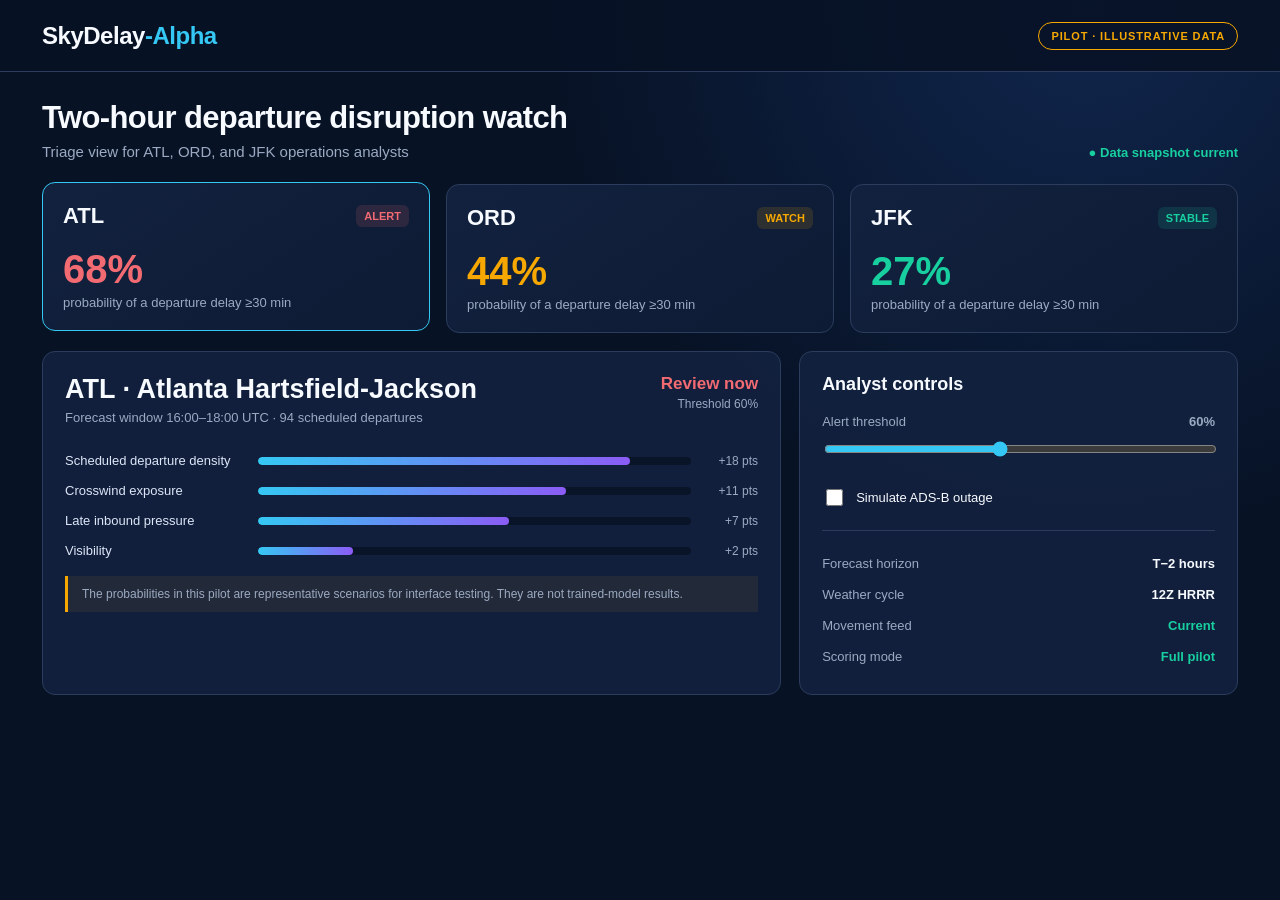
<file: demo/index.html>
<!doctype html>
<html lang="en">
  <head>
    <meta charset="utf-8" />
    <meta name="viewport" content="width=device-width, initial-scale=1" />
    <title>SkyDelay-Alpha Pilot</title>
    <style>
      :root {
        --navy: #071225;
        --panel: #12213e;
        --panel-2: #182947;
        --line: #2c3c5d;
        --white: #f7faff;
        --muted: #9baac2;
        --cyan: #35c8f4;
        --green: #18cfa0;
        --violet: #8b5cf6;
        --amber: #f6a800;
        --red: #f36b72;
      }
      * { box-sizing: border-box; }
      body {
        margin: 0;
        background: radial-gradient(circle at 85% 0%, #10264d 0%, var(--navy) 38%);
        color: var(--white);
        font-family: Arial, Helvetica, sans-serif;
        min-height: 100vh;
      }
      header {
        height: 72px;
        padding: 0 42px;
        display: flex;
        align-items: center;
        justify-content: space-between;
        border-bottom: 1px solid var(--line);
        background: rgba(7, 18, 37, 0.88);
      }
      .brand { font-size: 24px; font-weight: 750; letter-spacing: -0.02em; }
      .brand span { color: var(--cyan); }
      .pilot-label {
        color: var(--amber);
        border: 1px solid var(--amber);
        border-radius: 999px;
        padding: 7px 12px;
        font-size: 11px;
        font-weight: 750;
        letter-spacing: 0.08em;
      }
      main { max-width: 1400px; margin: 0 auto; padding: 28px 42px 38px; }
      .intro { display: flex; align-items: end; justify-content: space-between; margin-bottom: 24px; }
      h1 { margin: 0 0 7px; font-size: 31px; letter-spacing: -0.02em; }
      .subtitle { margin: 0; color: var(--muted); font-size: 15px; }
      .freshness { color: var(--green); font-size: 13px; font-weight: 700; }
      .airport-grid { display: grid; grid-template-columns: repeat(3, 1fr); gap: 16px; }
      .airport-card {
        border: 1px solid var(--line);
        background: linear-gradient(145deg, var(--panel), #0d1b34);
        border-radius: 13px;
        padding: 20px;
        cursor: pointer;
        transition: transform 120ms ease, border-color 120ms ease;
      }
      .airport-card:hover, .airport-card.active { transform: translateY(-2px); border-color: var(--cyan); }
      .airport-top { display: flex; justify-content: space-between; align-items: center; }
      .code { font-size: 22px; font-weight: 760; }
      .risk { font-size: 40px; font-weight: 780; margin: 18px 0 3px; }
      .risk-label { color: var(--muted); font-size: 13px; }
      .badge { padding: 5px 8px; border-radius: 6px; font-size: 11px; font-weight: 760; }
      .high { color: var(--red); background: rgba(243, 107, 114, 0.13); }
      .medium { color: var(--amber); background: rgba(246, 168, 0, 0.13); }
      .low { color: var(--green); background: rgba(24, 207, 160, 0.13); }
      .body-grid { display: grid; grid-template-columns: 1.6fr 0.95fr; gap: 18px; margin-top: 18px; }
      .panel { border: 1px solid var(--line); background: rgba(18, 33, 62, 0.92); border-radius: 13px; padding: 22px; }
      .panel h2 { margin: 0 0 18px; font-size: 18px; }
      .selected-head { display: flex; justify-content: space-between; align-items: start; }
      .selected-name { font-size: 27px; font-weight: 760; }
      .selected-meta { color: var(--muted); margin-top: 5px; font-size: 13px; }
      .decision { text-align: right; }
      .decision strong { display: block; color: var(--red); font-size: 17px; }
      .decision span { color: var(--muted); font-size: 12px; }
      .drivers { margin-top: 28px; }
      .driver { display: grid; grid-template-columns: 180px 1fr 54px; gap: 13px; align-items: center; margin: 15px 0; }
      .driver-name { font-size: 13px; color: #dce6f7; }
      .track { height: 8px; background: #0a1428; border-radius: 10px; overflow: hidden; }
      .bar { height: 100%; border-radius: 10px; background: linear-gradient(90deg, var(--cyan), var(--violet)); }
      .driver-value { color: var(--muted); font-size: 12px; text-align: right; }
      .control { margin: 19px 0 25px; }
      .control label { display: flex; justify-content: space-between; font-size: 13px; color: var(--muted); margin-bottom: 10px; }
      input[type="range"] { width: 100%; accent-color: var(--cyan); }
      .toggle-row { display: flex; gap: 10px; align-items: center; font-size: 13px; margin: 14px 0; }
      .toggle-row input { accent-color: var(--violet); width: 17px; height: 17px; }
      .status-block { margin-top: 21px; border-top: 1px solid var(--line); padding-top: 17px; }
      .status-line { display: flex; justify-content: space-between; padding: 8px 0; font-size: 13px; }
      .status-line span:first-child { color: var(--muted); }
      .ok { color: var(--green); font-weight: 700; }
      .fallback { color: var(--amber); font-weight: 700; }
      .disclaimer {
        margin-top: 18px;
        border-left: 3px solid var(--amber);
        color: var(--muted);
        background: rgba(246, 168, 0, 0.07);
        padding: 11px 14px;
        font-size: 12px;
      }
      @media (max-width: 900px) {
        .airport-grid, .body-grid { grid-template-columns: 1fr; }
        main { padding: 24px; }
        header { padding: 0 24px; }
      }
    </style>
  </head>
  <body>
    <header>
      <div class="brand">SkyDelay<span>-Alpha</span></div>
      <div class="pilot-label">PILOT · ILLUSTRATIVE DATA</div>
    </header>
    <main>
      <div class="intro">
        <div>
          <h1>Two-hour departure disruption watch</h1>
          <p class="subtitle">Triage view for ATL, ORD, and JFK operations analysts</p>
        </div>
        <div class="freshness" id="freshness">● Data snapshot current</div>
      </div>

      <section class="airport-grid" id="airport-grid"></section>

      <section class="body-grid">
        <article class="panel">
          <div class="selected-head">
            <div>
              <div class="selected-name" id="selected-name"></div>
              <div class="selected-meta" id="selected-meta"></div>
            </div>
            <div class="decision">
              <strong id="decision"></strong>
              <span id="decision-note"></span>
            </div>
          </div>
          <div class="drivers" id="drivers"></div>
          <div class="disclaimer">
            The probabilities in this pilot are representative scenarios for interface testing. They are not trained-model results.
          </div>
        </article>

        <aside class="panel">
          <h2>Analyst controls</h2>
          <div class="control">
            <label><span>Alert threshold</span><strong id="threshold-value">60%</strong></label>
            <input id="threshold" type="range" min="40" max="85" value="60" />
          </div>
          <div class="toggle-row">
            <input id="outage" type="checkbox" />
            <label for="outage">Simulate ADS-B outage</label>
          </div>
          <div class="status-block">
            <div class="status-line"><span>Forecast horizon</span><strong>T−2 hours</strong></div>
            <div class="status-line"><span>Weather cycle</span><strong>12Z HRRR</strong></div>
            <div class="status-line"><span>Movement feed</span><strong id="movement-status" class="ok">Current</strong></div>
            <div class="status-line"><span>Scoring mode</span><strong id="mode-status" class="ok">Full pilot</strong></div>
          </div>
        </aside>
      </section>
    </main>

    <script>
      const scenarios = {
        ATL: {
          name: "Atlanta Hartsfield-Jackson",
          flights: "Forecast window 16:00–18:00 UTC · 94 scheduled departures",
          fullRisk: 68,
          fallbackRisk: 57,
          level: "high",
          drivers: [
            ["Scheduled departure density", 86, "+18 pts"],
            ["Crosswind exposure", 71, "+11 pts"],
            ["Late inbound pressure", 58, "+7 pts"],
            ["Visibility", 22, "+2 pts"],
          ],
        },
        ORD: {
          name: "Chicago O'Hare",
          flights: "Forecast window 16:00–18:00 UTC · 81 scheduled departures",
          fullRisk: 44,
          fallbackRisk: 39,
          level: "medium",
          drivers: [
            ["Scheduled departure density", 61, "+9 pts"],
            ["Ceiling", 48, "+6 pts"],
            ["Crosswind exposure", 37, "+4 pts"],
            ["Late inbound pressure", 29, "+3 pts"],
          ],
        },
        JFK: {
          name: "New York JFK",
          flights: "Forecast window 16:00–18:00 UTC · 47 scheduled departures",
          fullRisk: 27,
          fallbackRisk: 24,
          level: "low",
          drivers: [
            ["Scheduled departure density", 43, "+5 pts"],
            ["Late inbound pressure", 31, "+3 pts"],
            ["Crosswind exposure", 23, "+2 pts"],
            ["Visibility", 11, "+1 pt"],
          ],
        },
      };

      let selected = "ATL";
      const grid = document.getElementById("airport-grid");
      const threshold = document.getElementById("threshold");
      const outage = document.getElementById("outage");

      function riskFor(code) {
        const item = scenarios[code];
        return outage.checked ? item.fallbackRisk : item.fullRisk;
      }

      function levelFor(risk) {
        if (risk >= Number(threshold.value)) return ["ALERT", "high"];
        if (risk >= Number(threshold.value) - 18) return ["WATCH", "medium"];
        return ["STABLE", "low"];
      }

      function render() {
        grid.innerHTML = "";
        Object.entries(scenarios).forEach(([code, item]) => {
          const risk = riskFor(code);
          const [label, level] = levelFor(risk);
          const card = document.createElement("article");
          card.className = `airport-card ${code === selected ? "active" : ""}`;
          card.innerHTML = `
            <div class="airport-top"><span class="code">${code}</span><span class="badge ${level}">${label}</span></div>
            <div class="risk" style="color:${level === "high" ? "var(--red)" : level === "medium" ? "var(--amber)" : "var(--green)"}">${risk}%</div>
            <div class="risk-label">probability of a departure delay ≥30 min</div>`;
          card.onclick = () => { selected = code; render(); };
          grid.appendChild(card);
        });

        const item = scenarios[selected];
        const risk = riskFor(selected);
        const [label, level] = levelFor(risk);
        document.getElementById("selected-name").textContent = `${selected} · ${item.name}`;
        document.getElementById("selected-meta").textContent = item.flights;
        const decision = document.getElementById("decision");
        decision.textContent = label === "ALERT" ? "Review now" : label === "WATCH" ? "Monitor" : "No action";
        decision.style.color = level === "high" ? "var(--red)" : level === "medium" ? "var(--amber)" : "var(--green)";
        document.getElementById("decision-note").textContent = `Threshold ${threshold.value}%`;
        document.getElementById("drivers").innerHTML = item.drivers.map(([name, value, contribution]) => `
          <div class="driver"><div class="driver-name">${name}</div><div class="track"><div class="bar" style="width:${value}%"></div></div><div class="driver-value">${contribution}</div></div>`).join("");
        document.getElementById("threshold-value").textContent = `${threshold.value}%`;
        document.getElementById("movement-status").textContent = outage.checked ? "Unavailable" : "Current";
        document.getElementById("movement-status").className = outage.checked ? "fallback" : "ok";
        document.getElementById("mode-status").textContent = outage.checked ? "Weather fallback" : "Full pilot";
        document.getElementById("mode-status").className = outage.checked ? "fallback" : "ok";
        document.getElementById("freshness").textContent = outage.checked ? "▲ ADS-B unavailable · fallback active" : "● Data snapshot current";
        document.getElementById("freshness").style.color = outage.checked ? "var(--amber)" : "var(--green)";
      }

      threshold.addEventListener("input", render);
      outage.addEventListener("change", render);
      render();
    </script>
  </body>
</html>
</file>
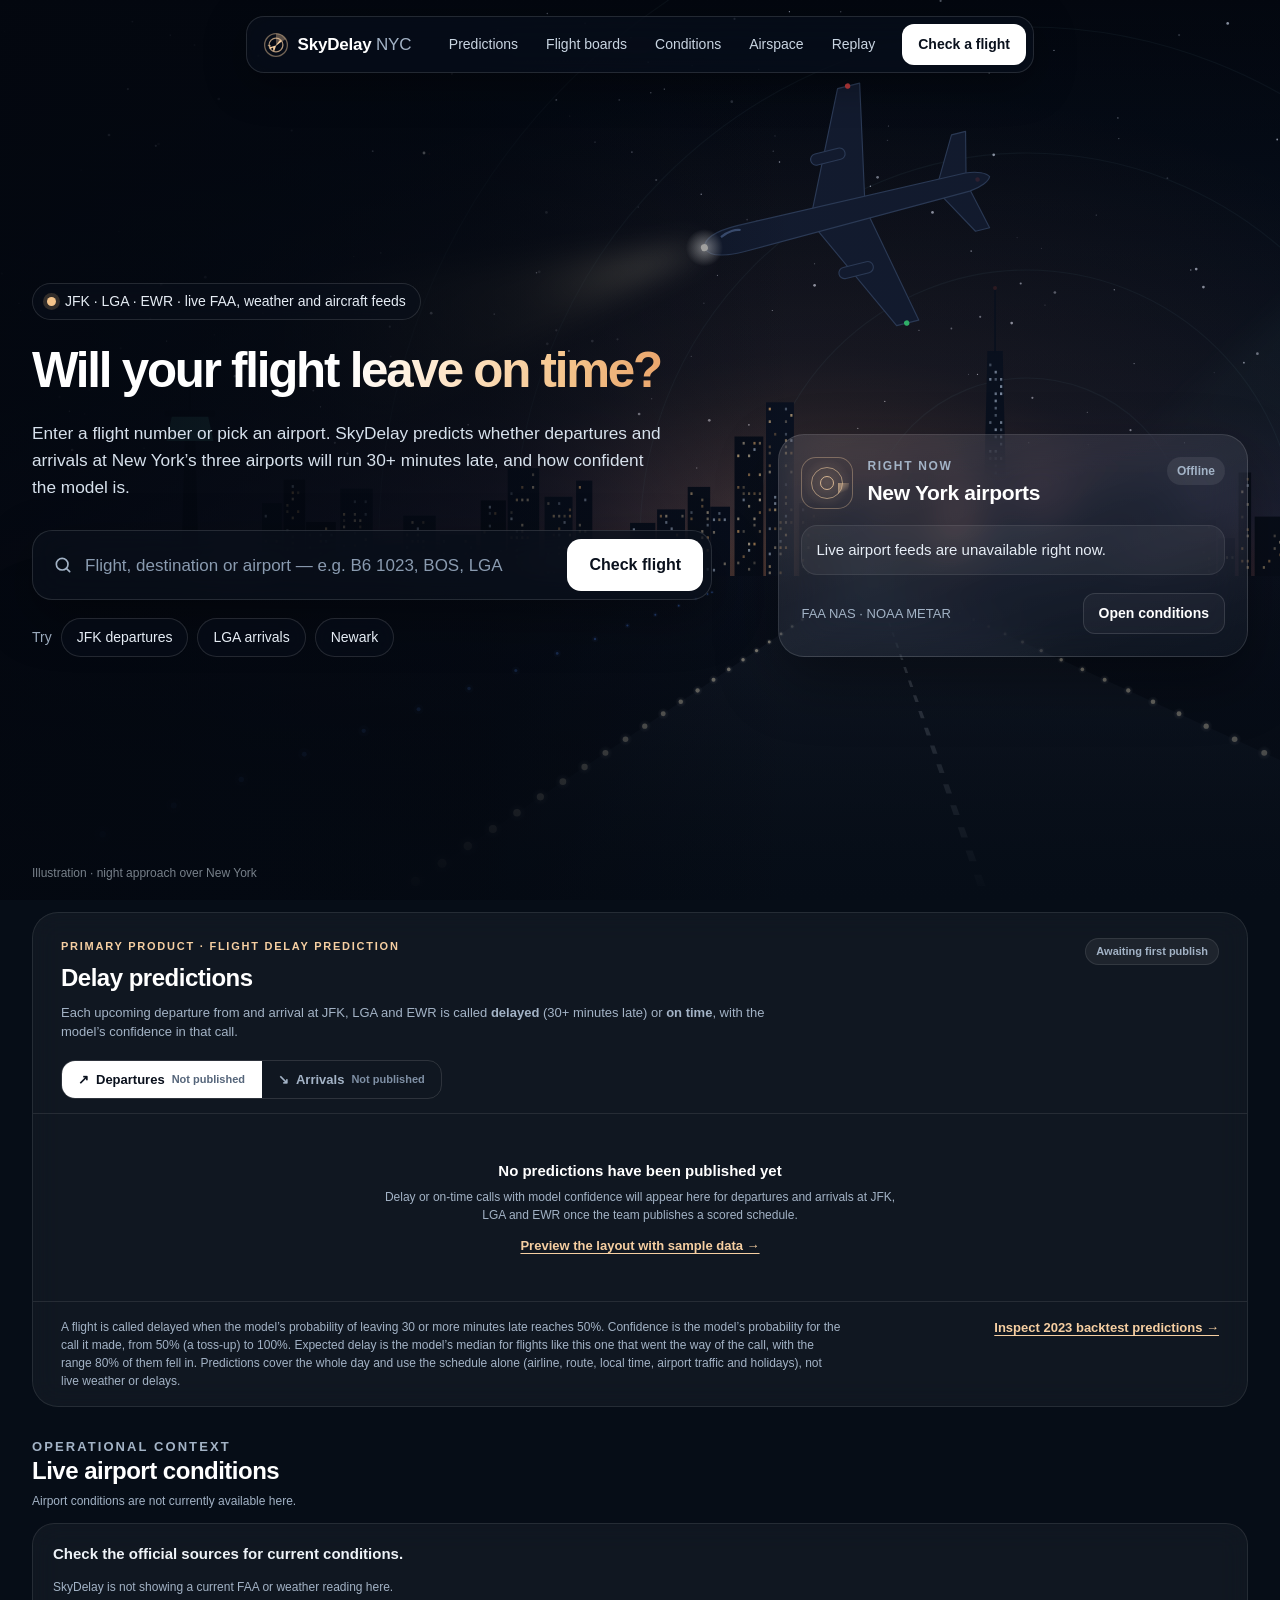
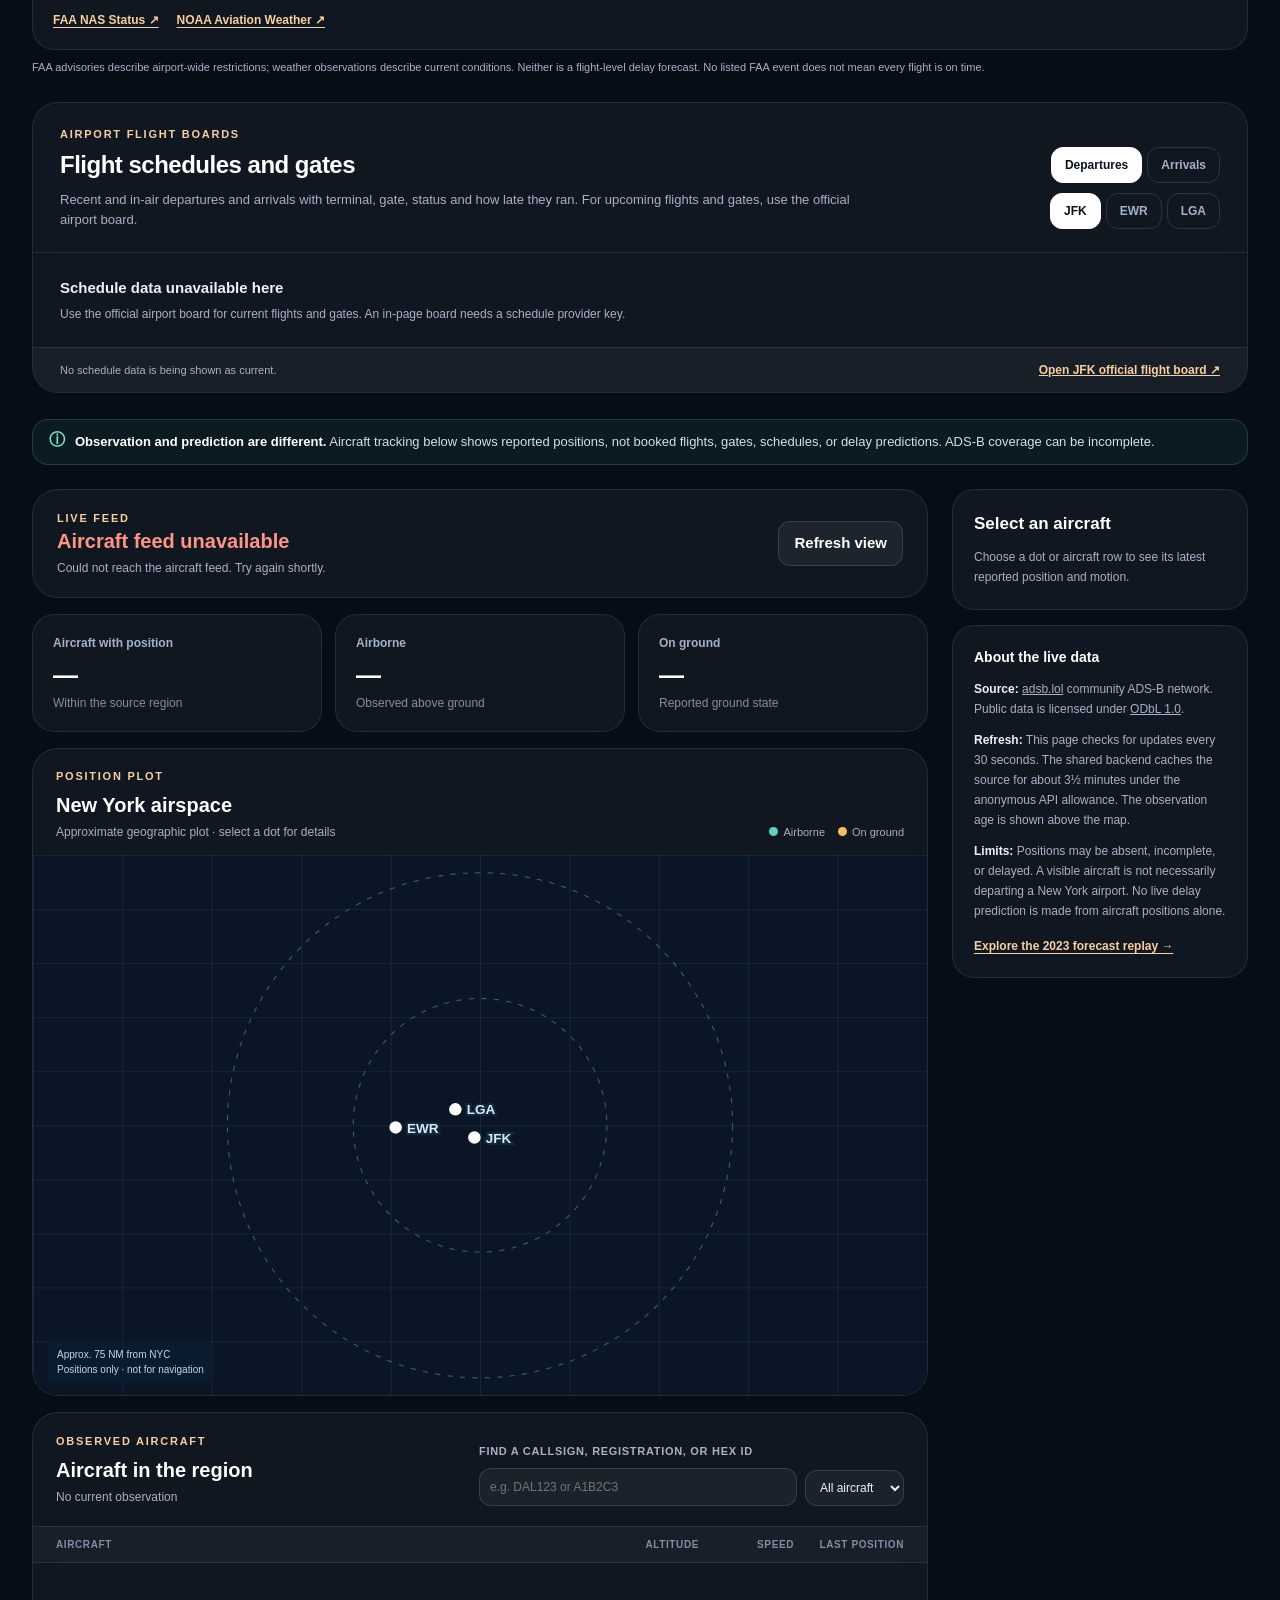
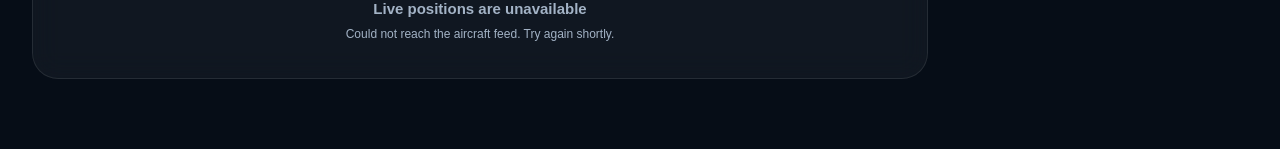
<file: prototype/index.html>
<!doctype html>
<html lang="en">
<head>
<meta charset="utf-8">
<meta name="viewport" content="width=device-width, initial-scale=1">
<meta name="theme-color" content="#060d17">
<link rel="icon" type="image/svg+xml" href="favicon.svg">
<link rel="stylesheet" href="styles.css?v=20261116f">
<link rel="stylesheet" href="live.css?v=20261116f">
<link rel="stylesheet" href="predictions.css?v=20261116f">
<link rel="stylesheet" href="theme.css?v=20261116i">
<title>NYC flight delay predictions | SkyDelay</title>
</head>
<body>
<a class="skip" href="#main">Skip to main content</a>
<header class="nav-float"><nav class="nav-pill" aria-label="Main navigation"><a class="nav-brand" href="index.html" aria-label="SkyDelay NYC home"><svg class="nav-logo" viewBox="0 0 32 32" aria-hidden="true"><circle cx="16" cy="16" r="14" fill="none" stroke="currentColor" stroke-opacity=".45" stroke-width="1.6"/><circle cx="16" cy="16" r="8.5" fill="none" stroke="currentColor" stroke-opacity=".7" stroke-width="1.6"/><path d="M16 16 L16 2 A14 14 0 0 1 28.1 9 Z" fill="currentColor" opacity=".35"/><path d="M9.5 18.6l6.2-2.1 4.6-5.9c.5-.6 1.4-.7 1.9-.2.5.5.4 1.4-.2 1.9l-5.9 4.6-2.1 6.2-1.3.4-.3-4.3-3.4 1.6-.9-.9 1.6-3.4-4.3-.3z" fill="currentColor"/></svg><span>SkyDelay <em>NYC</em></span></a><span class="nav-links"><a href="#forecast">Predictions</a><a href="#schedules">Flight boards</a><a href="#conditions">Conditions</a><a href="#airspace">Airspace</a><a href="replay.html">Replay</a></span><a class="nav-cta" href="#forecast">Check a flight</a></nav></header>
<section class="hero-x" aria-labelledby="pageTitle"><img class="hero-scene" src="assets/hero-night-airfield.svg?v=20261116f" alt="" aria-hidden="true"><div class="hero-inner"><div class="hero-copy"><p class="hero-badge"><i aria-hidden="true"></i>JFK · LGA · EWR · live FAA, weather and aircraft feeds</p><h1 id="pageTitle">Will your flight <span id="pageTitleVerb" class="hero-grad">leave on time?</span></h1><p class="hero-lede">Enter a flight number or pick an airport. SkyDelay predicts whether departures and arrivals at New York’s three airports will run 30+ minutes late, and how confident the model is.</p><form id="heroSearch" class="hero-search" role="search"><label for="heroQuery" class="visually-hidden">Flight number, destination or airport</label><svg viewBox="0 0 24 24" aria-hidden="true"><circle cx="11" cy="11" r="7" fill="none" stroke="currentColor" stroke-width="2"/><path d="M20 20l-4-4" stroke="currentColor" stroke-width="2" stroke-linecap="round"/></svg><input id="heroQuery" type="search" placeholder="Flight, destination or airport — e.g. B6 1023, BOS, LGA" autocomplete="off"><button type="submit">Check flight</button></form><div class="hero-try"><span>Try</span><button type="button" data-try-airport="JFK" data-try-direction="departure">JFK departures</button><button type="button" data-try-airport="LGA" data-try-direction="arrival">LGA arrivals</button><button type="button" data-try-airport="EWR" data-try-direction="departure">Newark</button></div></div><aside class="hero-card" aria-labelledby="heroCardTitle"><div class="hero-card-head"><span class="hero-dial" aria-hidden="true"><i></i></span><div><p>Right now</p><h2 id="heroCardTitle">New York airports</h2></div><span id="heroLive" class="hero-chip">Checking</span></div><ul id="heroRows" class="hero-rows"><li><span class="hero-ico" aria-hidden="true">✈</span><span>Checking FAA advisories and airport weather…</span></li></ul><div class="hero-card-foot"><span id="heroUpdated">FAA NAS · NOAA METAR</span><a href="#conditions">Open conditions</a></div></aside></div><p class="hero-caption">Illustration · night approach over New York</p></section>
<div class="shell">
<main id="main">
<section id="forecast" class="forecast-panel panel predictions" aria-labelledby="forecastTitle">
  <div class="pred-head"><div><p class="section-kicker">Primary product · Flight delay prediction</p><h2 id="forecastTitle">Delay predictions</h2><p>Each upcoming departure from and arrival at JFK, LGA and EWR is called <strong>delayed</strong> (30+ minutes late) or <strong>on time</strong>, with the model’s confidence in that call.</p></div><div id="predMeta" class="pred-meta" role="status" aria-live="polite">Loading predictions…</div></div>
  <div class="pred-direction" role="group" aria-label="Departures or arrivals"><button type="button" data-pred-direction="departure" aria-pressed="true"><span aria-hidden="true">↗</span> Departures <small></small></button><button type="button" data-pred-direction="arrival" aria-pressed="false"><span aria-hidden="true">↘</span> Arrivals <small></small></button></div>
  <div id="predBanner" class="pred-banner" role="note" hidden></div>
  <div id="predAirports" class="pred-airports" role="group" aria-label="Departure airport"></div>
  <div id="predSummary" class="pred-summary" aria-live="polite"></div>
  <div id="predControls" class="pred-controls" hidden><label class="pred-search"><span>Find a flight or airport</span><input id="predSearch" type="search" placeholder="e.g. B6 1023 or BOS" autocomplete="off"></label><div class="pred-filter" role="group" aria-label="Show predictions"><button type="button" data-pred-filter="all" aria-pressed="true">All</button><button type="button" data-pred-filter="delayed" aria-pressed="false">Delayed</button><button type="button" data-pred-filter="on_time" aria-pressed="false">On time</button></div><label class="pred-select"><span>Sort</span><select id="predSort"><option value="time">Scheduled time</option><option value="risk">Highest delay risk</option><option value="longest">Longest expected delay</option><option value="confidence">Highest confidence</option></select></label><label class="pred-check"><input id="predPast" type="checkbox"> <span id="predPastLabel">Show departed</span></label></div>
  <div id="predTable" class="pred-table"><div class="pred-empty">Loading predictions…</div></div>
  <div class="forecast-footer pred-footer"><div id="predMethod" class="pred-method"></div><a class="forecast-link" href="replay.html">Inspect 2023 backtest predictions →</a></div>
</section>
<section id="conditions" class="conditions-section" aria-labelledby="conditionsTitle"><div class="section-head"><div><p class="section-kicker">Operational context</p><h2 id="conditionsTitle">Live airport conditions</h2><p id="operationsStatus" role="status" aria-live="polite">Checking FAA and aviation weather feeds…</p></div></div><div id="airportConditions" class="airport-conditions"><div class="card">Loading current conditions…</div></div><p class="conditions-note">FAA advisories describe airport-wide restrictions; weather observations describe current conditions. Neither is a flight-level delay forecast. No listed FAA event does not mean every flight is on time.</p></section>
<section id="schedules" class="schedule-section panel" aria-labelledby="scheduleTitle"><div class="schedule-heading"><div><p class="section-kicker">Airport flight boards</p><h2 id="scheduleTitle">Flight schedules and gates</h2><p>Recent and in-air departures and arrivals with terminal, gate, status and how late they ran. For upcoming flights and gates, use the official airport board.</p></div><div class="schedule-controls"><div class="schedule-tabs" role="group" aria-label="Departures or arrivals"><button type="button" data-schedule-direction="departures" aria-pressed="true">Departures</button><button type="button" data-schedule-direction="arrivals" aria-pressed="false">Arrivals</button></div><div class="schedule-tabs" role="group" aria-label="Airport"><button type="button" data-airport="JFK" aria-pressed="true">JFK</button><button type="button" data-airport="EWR" aria-pressed="false">EWR</button><button type="button" data-airport="LGA" aria-pressed="false">LGA</button></div></div></div><div id="scheduleList" class="schedule-content" aria-live="polite">Checking schedule data…</div><div class="schedule-footer"><span id="scheduleSource">Schedule coverage will be shown here.</span><a id="officialBoard" href="https://www.jfkairport.com/flights" target="_blank" rel="noopener noreferrer">Open JFK official flight board ↗</a></div></section>
<div class="notice" role="note"><span class="notice-icon" aria-hidden="true">ⓘ</span><span><strong>Observation and prediction are different.</strong> Aircraft tracking below shows reported positions, not booked flights, gates, schedules, or delay predictions. ADS-B coverage can be incomplete.</span></div>
<div id="airspace" class="live-workspace"><div class="live-main"><section class="live-toolbar panel" aria-label="Live feed status"><div><p class="section-kicker">Live feed</p><h2 id="statusTitle">Connecting to aircraft feed…</h2><p id="statusDetail" class="sub" role="status" aria-live="polite">Waiting for the first observation</p></div><button id="refresh" type="button" class="refresh-button">Refresh view</button></section>
<div class="live-stats" id="liveStats" aria-label="Observed aircraft counts"><div class="card"><div class="k">Aircraft with position</div><div class="v" id="statTotal">—</div><div class="d">Within the source region</div></div><div class="card"><div class="k">Airborne</div><div class="v" id="statAirborne">—</div><div class="d">Observed above ground</div></div><div class="card"><div class="k">On ground</div><div class="v" id="statGround">—</div><div class="d">Reported ground state</div></div></div>
<section class="map-panel panel" aria-labelledby="mapTitle"><div class="map-title"><div><p class="section-kicker">Position plot</p><h2 id="mapTitle">New York airspace</h2><p class="sub">Approximate geographic plot · select a dot for details</p></div><div class="map-legend"><span><i class="airborne-dot"></i>Airborne</span><span><i class="ground-dot"></i>On ground</span></div></div><div class="map-frame"><svg id="aircraftMap" viewBox="0 0 860 520" role="group" aria-label="Aircraft positions near New York" preserveAspectRatio="xMidYMid meet"><defs><pattern id="grid" width="86" height="52" patternUnits="userSpaceOnUse"><path d="M 86 0 L 0 0 0 52" fill="none" stroke="#2c5472" stroke-width="1"/></pattern></defs><rect width="860" height="520" fill="#102940"/><rect width="860" height="520" fill="url(#grid)"/><circle cx="430" cy="260" r="122" fill="none" stroke="#38617c" stroke-dasharray="5 7"/><circle cx="430" cy="260" r="243" fill="none" stroke="#38617c" stroke-dasharray="5 7"/><g id="airportMarkers"></g><g id="aircraftMarkers"></g></svg><div class="map-corner">Approx. 75 NM from NYC<br>Positions only · not for navigation</div></div></section>
<section class="panel aircraft-panel" aria-labelledby="listTitle"><div class="aircraft-head"><div><p class="section-kicker">Observed aircraft</p><h2 id="listTitle">Aircraft in the region</h2><p id="listDetail" class="sub">Waiting for live observations…</p></div><div class="aircraft-filters"><label for="liveSearch">Find a callsign, registration, or hex ID</label><input id="liveSearch" type="search" placeholder="e.g. DAL123 or A1B2C3" autocomplete="off"><select id="groundFilter" aria-label="Filter aircraft"><option value="all">All aircraft</option><option value="airborne">Airborne</option><option value="ground">On ground</option></select></div></div><div class="live-colhead" aria-hidden="true"><span>Aircraft</span><span>Altitude</span><span>Speed</span><span>Last position</span></div><div id="aircraftList" aria-live="polite"><div class="loading" role="status">Loading current aircraft…</div></div><button class="more" id="showMore" type="button" hidden>Show more aircraft</button></section></div>
<aside class="sidebar live-sidebar" aria-label="Live aircraft details and source"><section id="selectedCard" class="side-card selected-card" aria-labelledby="selectedTitle"><h3 id="selectedTitle">Select an aircraft</h3><p>Choose a dot or aircraft row to see its latest reported position and motion.</p></section><section class="side-card" id="about"><h3>About the live data</h3><p><strong>Source:</strong> <a href="https://www.adsb.lol/docs/open-data/api" target="_blank" rel="noopener noreferrer">adsb.lol</a> community ADS-B network. Public data is licensed under <a href="https://opendatacommons.org/licenses/odbl/1-0/" target="_blank" rel="noopener noreferrer">ODbL 1.0</a>.</p><p><strong>Refresh:</strong> This page checks for updates every 30 seconds. The shared backend caches the source for about 3½ minutes under the anonymous API allowance. The observation age is shown above the map.</p><p><strong>Limits:</strong> Positions may be absent, incomplete, or delayed. A visible aircraft is not necessarily departing a New York airport. No live delay prediction is made from aircraft positions alone.</p><a class="text-link" href="replay.html">Explore the 2023 forecast replay →</a></section></aside></div></main></div>
<script src="live.js?v=20261116f" defer></script>
<script src="operations.js?v=20261116f" defer></script>
<script src="predictions.js?v=20261116g" defer></script>
<script src="hero.js?v=20261116f" defer></script>
</body>
</html>
</file>
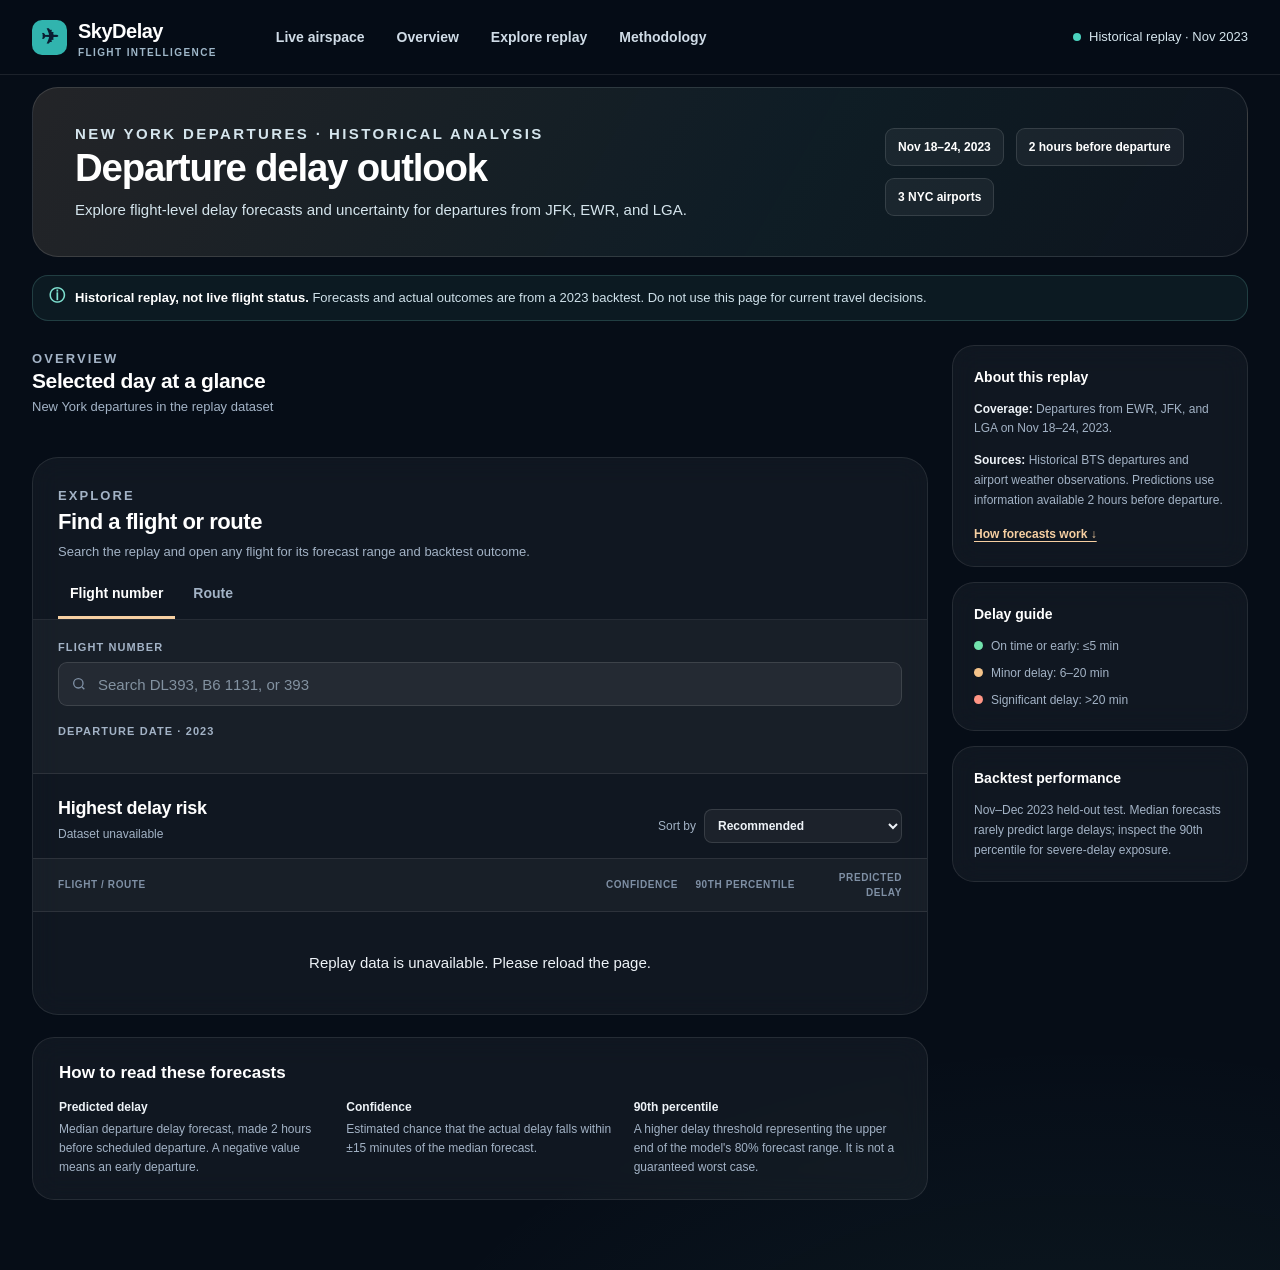
<file: prototype/template.html>
<!doctype html>
<html lang="en">
<head>
<meta charset="utf-8">
<meta name="viewport" content="width=device-width, initial-scale=1">
<meta name="theme-color" content="#060d17">
<link rel="icon" type="image/svg+xml" href="favicon.svg">
<title>SkyDelay | New York departure outlook</title>
<link rel="stylesheet" href="styles.css?v=20261116d">
<link rel="stylesheet" href="theme.css?v=20261116i">
</head>
<body>
<a class="skip" href="#main">Skip to main content</a>
<header class="site-header" id="top"><div class="header-inner"><a class="brand" href="#top" aria-label="SkyDelay home"><span class="brand-mark" aria-hidden="true">✈</span><span>SkyDelay<small>Flight intelligence</small></span></a><nav class="top-nav" aria-label="Main navigation"><a href="index.html">Live airspace</a><a href="#overview">Overview</a><a href="#explore">Explore replay</a><a href="#methodology">Methodology</a></nav><div class="header-status"><span class="status-dot" aria-hidden="true"></span>Historical replay · Nov 2023</div></div></header>
<div class="shell"><section class="hero" aria-labelledby="pageTitle"><div><p class="eyebrow">New York departures · Historical analysis</p><h1 id="pageTitle">Departure delay outlook</h1><p>Explore flight-level delay forecasts and uncertainty for departures from JFK, EWR, and LGA.</p></div><div class="hero-facts" aria-label="Dataset summary"><span>Nov 18–24, 2023</span><span>2 hours before departure</span><span>3 NYC airports</span></div></section>
<div class="notice" role="note"><span class="notice-icon" aria-hidden="true">ⓘ</span><span><strong>Historical replay, not live flight status.</strong> Forecasts and actual outcomes are from a 2023 backtest. Do not use this page for current travel decisions.</span></div>
<main id="main" class="workspace"><div class="primary"><section id="overview" aria-labelledby="overviewTitle"><div class="section-head"><div><p class="section-kicker">Overview</p><h2 id="overviewTitle">Selected day at a glance</h2><p id="overviewSub">New York departures in the replay dataset</p></div></div><div class="cards" id="cards" aria-live="polite"></div></section>
<section id="explore" class="panel" aria-labelledby="exploreTitle"><div class="panel-head"><p class="section-kicker">Explore</p><h2 id="exploreTitle">Find a flight or route</h2><p>Search the replay and open any flight for its forecast range and backtest outcome.</p></div><div class="tabs" role="tablist" aria-label="Search mode"><button id="tabFlight" type="button" role="tab" aria-selected="true" aria-controls="searchFlight">Flight number</button><button id="tabRoute" type="button" role="tab" aria-selected="false" aria-controls="searchRoute">Route</button></div>
<div class="filters"><div id="searchFlight"><label class="filter-label" for="qFlight">Flight number</label><div class="search-row"><div class="field"><svg width="16" height="16" viewBox="0 0 24 24" fill="none" stroke="currentColor" stroke-width="2" aria-hidden="true"><circle cx="11" cy="11" r="7"/><path d="m20 20-3.5-3.5"/></svg><input id="qFlight" placeholder="Search DL393, B6 1131, or 393" autocomplete="off"></div></div></div><div id="searchRoute" hidden><label class="filter-label" for="qFrom">Origin and destination</label><div class="route-controls"><div class="field"><select id="qFrom" aria-label="Origin airport"></select></div><div class="field"><input id="qTo" list="destList" aria-label="Destination airport or city" placeholder="Destination code or city, e.g. ATL" autocomplete="off"></div><button class="clear" id="clearRoute" type="button">Clear</button></div><datalist id="destList"></datalist></div><div class="date-wrap"><span class="filter-label" id="dateLabel">Departure date · 2023</span><div class="dates" id="dates" role="group" aria-labelledby="dateLabel"></div></div></div>
<div class="results-head"><div><h3 id="listTitle">Highest delay risk</h3><p class="sub" id="listSub">Loading replay data…</p></div><label class="sort-label" for="sort">Sort by <select id="sort"><option value="default">Recommended</option><option value="high">Predicted delay: highest</option><option value="low">Predicted delay: lowest</option><option value="worst">90th percentile: highest</option><option value="time">Departure time</option></select></label></div><div class="colhead" aria-hidden="true"><span>Flight / route</span><span>Confidence</span><span>90th percentile</span><span>Predicted delay</span></div><div id="list" aria-live="polite"><div class="loading" role="status">Loading replay data…</div></div><button class="more" id="more" type="button" hidden>Show more flights</button></section>
<section id="methodology" class="method" aria-labelledby="methodTitle"><h2 id="methodTitle">How to read these forecasts</h2><div class="method-grid"><p><strong>Predicted delay</strong>Median departure delay forecast, made 2 hours before scheduled departure. A negative value means an early departure.</p><p><strong>Confidence</strong>Estimated chance that the actual delay falls within ±<span id="tolTxt">15</span> minutes of the median forecast.</p><p><strong>90th percentile</strong>A higher delay threshold representing the upper end of the model's 80% forecast range. It is not a guaranteed worst case.</p></div></section></div>
<aside class="sidebar" aria-label="Dataset and model information"><section class="side-card"><h3>About this replay</h3><p><strong>Coverage:</strong> Departures from EWR, JFK, and LGA on Nov 18–24, 2023.</p><p><strong>Sources:</strong> Historical BTS departures and airport weather observations. Predictions use information available 2 hours before departure.</p><a class="text-link" href="#methodology">How forecasts work ↓</a></section><section class="side-card"><h3>Delay guide</h3><div class="legend"><span><i style="background:var(--green)"></i>On time or early: ≤5 min</span><span><i style="background:var(--amber)"></i>Minor delay: 6–20 min</span><span><i style="background:var(--red)"></i>Significant delay: &gt;20 min</span></div></section><section class="side-card"><h3>Backtest performance</h3><div id="evalStats"></div><p class="footnote">Nov–Dec 2023 held-out test. Median forecasts rarely predict large delays; inspect the 90th percentile for severe-delay exposure.</p></section></aside></main></div>
<noscript><div class="notice" style="max-width:760px;margin:20px auto">This interactive replay requires JavaScript. Please enable it to explore flights.</div></noscript>
<div class="mask" id="mask"></div><section class="sheet" id="sheet" role="dialog" aria-modal="true" aria-label="Flight forecast details" aria-hidden="true"><div class="sheet-top"><div id="sheetTitle"></div><button class="close-sheet" id="closeSheet" type="button" aria-label="Close flight details">×</button></div><div id="sheetBody"></div></section>
<script>
const DATA = /*__DATA__*/null;
</script>
<script src="app.js?v=20261116d" defer></script>
</body>
</html>
</file>
<file: prototype/styles.css>
:root{--navy:#0b1d32;--navy-2:#172b43;--ink:#14283d;--muted:#53677d;--soft:#718197;--line:#dce5ed;--bg:#f4f7fa;--white:#fff;--teal:#087d82;--teal-light:#e4f5f3;--amber:#a95a05;--amber-light:#fff2db;--red:#b73c36;--red-light:#fff0ee;--green:#15735d;--green-light:#e5f5ec;--shadow:0 14px 40px rgba(23,43,67,.07)}
*{box-sizing:border-box}html{scroll-behavior:smooth}body{margin:0;background:var(--bg);color:var(--ink);font:15px/1.5 -apple-system,BlinkMacSystemFont,"Segoe UI",Roboto,Arial,sans-serif}button,input,select{font:inherit}[hidden]{display:none!important}button{cursor:pointer}a{color:inherit}a:focus-visible,button:focus-visible,input:focus-visible,select:focus-visible{outline:3px solid #42b7c2;outline-offset:3px}svg{display:block} .skip{position:absolute;left:12px;top:-70px;background:#fff;padding:10px 14px;z-index:100}.skip:focus{top:12px}
.site-header{background:var(--navy);color:#fff}.header-inner{max-width:1360px;margin:auto;padding:0 32px;min-height:74px;display:flex;align-items:center;gap:46px}.brand{display:flex;align-items:center;gap:11px;text-decoration:none;font-weight:800;font-size:20px;letter-spacing:-.5px;white-space:nowrap}.brand-mark{width:35px;height:35px;border-radius:10px;background:#31b4ae;color:var(--navy);display:grid;place-items:center;font-size:21px}.brand small{color:#9fb7c9;font-size:10px;letter-spacing:1.4px;text-transform:uppercase;display:block;line-height:1;font-weight:700;margin-top:2px}.top-nav{display:flex;align-items:center;gap:6px;margin-right:auto}.top-nav a{text-decoration:none;color:#d0dce7;padding:9px 13px;border-radius:8px;font-size:14px;font-weight:650}.top-nav a:hover,.top-nav a:focus-visible{background:#203a52;color:#fff}.header-status{display:flex;align-items:center;gap:8px;color:#d6e6ee;font-size:13px;white-space:nowrap}.status-dot{width:8px;height:8px;border-radius:50%;background:#4bd3bf}
.shell{max-width:1360px;margin:auto;padding:30px 32px 70px}.hero{background:linear-gradient(112deg,#102b46,#143c54 65%,#125967);border-radius:18px;color:#fff;padding:35px 42px;display:flex;align-items:center;justify-content:space-between;gap:26px;box-shadow:var(--shadow)}.eyebrow{font-size:11px;font-weight:800;letter-spacing:1.9px;text-transform:uppercase;color:#82dfd6;margin:0 0 9px}.hero h1{font-size:clamp(28px,3vw,40px);letter-spacing:-1.2px;line-height:1.12;margin:0 0 10px}.hero p{margin:0;color:#d5e5ed;max-width:640px;font-size:15px}.hero-facts{display:flex;gap:12px;flex-wrap:wrap;max-width:320px}.hero-facts span{border:1px solid #5d8291;background:#ffffff13;border-radius:9px;padding:9px 12px;font-size:12px;font-weight:700;white-space:nowrap}.notice{display:flex;gap:10px;align-items:flex-start;background:#e7f2f7;border:1px solid #c5e0e8;border-radius:11px;padding:12px 16px;margin:18px 0 24px;color:#284a5f;font-size:13px}.notice strong{color:#14384b}.notice-icon{font-weight:900;color:var(--teal);font-size:16px;line-height:1}
.workspace{display:grid;grid-template-columns:minmax(0,1fr) 296px;gap:24px;align-items:start}.primary{min-width:0}.section-head{display:flex;justify-content:space-between;align-items:end;gap:15px;margin-bottom:13px}.section-head h2{font-size:21px;line-height:1.2;letter-spacing:-.4px;margin:0}.section-head p{margin:4px 0 0;color:var(--muted);font-size:13px}.section-kicker{color:var(--teal);font-size:11px;font-weight:800;text-transform:uppercase;letter-spacing:1.5px;margin:0 0 5px}.cards{display:grid;grid-template-columns:repeat(3,minmax(0,1fr));gap:13px;margin-bottom:27px}.card{background:#fff;border:1px solid var(--line);border-radius:13px;padding:19px 20px;box-shadow:0 4px 16px rgba(23,43,67,.025);min-width:0}.card .k{font-size:12px;color:var(--muted);font-weight:700}.card .v{font-size:28px;font-weight:800;letter-spacing:-.6px;font-variant-numeric:tabular-nums;line-height:1.2;margin-top:8px}.card .d{font-size:12px;color:var(--soft);margin-top:4px}
.panel{background:#fff;border:1px solid var(--line);border-radius:15px;box-shadow:var(--shadow);overflow:hidden}.panel-head{padding:24px 25px 0}.panel-head h2{font-size:22px;letter-spacing:-.45px;margin:0}.panel-head p{margin:4px 0 0;color:var(--muted);font-size:13px}.tabs{display:flex;gap:6px;border-bottom:1px solid var(--line);padding:0 25px;margin-top:21px}.tabs button{background:none;border:0;border-bottom:3px solid transparent;color:var(--muted);padding:0 12px 12px;font-size:14px;font-weight:700}.tabs button[aria-selected="true"]{color:var(--teal);border-color:var(--teal)}.filters{padding:19px 25px 18px;border-bottom:1px solid var(--line);background:#fbfcfd}.filter-label{display:block;font-size:11px;text-transform:uppercase;letter-spacing:1.1px;font-weight:800;color:var(--muted);margin-bottom:7px}.search-row{display:flex;gap:10px;align-items:center}.field{display:flex;align-items:center;gap:9px;background:#fff;border:1px solid #cbd8e2;border-radius:9px;height:44px;padding:0 12px;min-width:0;flex:1}.field:focus-within{border-color:var(--teal);box-shadow:0 0 0 3px #087d821a}.field svg{color:var(--soft);flex:none}.field input,.field select{width:100%;height:100%;border:0;background:transparent;color:var(--ink);outline:none;min-width:0}.field input::placeholder{color:#8392a1}.route-controls{display:grid;grid-template-columns:190px minmax(0,1fr) auto;gap:10px}.clear{height:44px;padding:0 14px;border-radius:9px;border:1px solid var(--line);background:#fff;color:var(--teal);font-weight:700}.clear:hover{background:var(--teal-light)}.date-wrap{margin-top:17px}.dates{display:flex;gap:7px;overflow:auto;padding:2px 2px 6px;scrollbar-width:thin}.date{min-width:75px;padding:7px 9px;border:1px solid #d3dfe8;border-radius:8px;background:#fff;text-align:center;color:var(--ink)}.date b{display:block;font-size:13px}.date span{display:block;color:var(--soft);font-size:11px}.date[aria-pressed="true"]{background:var(--navy);border-color:var(--navy);color:#fff}.date[aria-pressed="true"] span{color:#bcd2df}.date:hover:not([aria-pressed="true"]){border-color:var(--teal);background:#f5fbfa}
.results-head{display:flex;align-items:end;justify-content:space-between;gap:16px;padding:21px 25px 15px}.results-head h3{font-size:18px;letter-spacing:-.3px;margin:0}.sub{font-size:12px;color:var(--muted);margin:3px 0 0}.sort-label{display:flex;align-items:center;gap:8px;color:var(--muted);font-size:12px;white-space:nowrap}.sort-label select{border:1px solid #cbd8e2;border-radius:8px;padding:8px 28px 8px 9px;background:#fff;color:var(--ink);font-size:12px;font-weight:700}.colhead,.row{display:grid;grid-template-columns:minmax(220px,1fr) 110px 105px 95px;align-items:center;gap:12px}.colhead{background:#f5f8fa;border-block:1px solid var(--line);color:var(--muted);text-transform:uppercase;letter-spacing:.6px;font-size:10px;font-weight:800;padding:11px 25px}.colhead span:not(:first-child){text-align:right}.row{width:100%;text-align:left;border:0;border-bottom:1px solid #e7edf2;background:#fff;padding:14px 25px;color:var(--ink)}.row:hover{background:#f7fbfc}.row:last-child{border-bottom:0}.flight-cell{display:flex;align-items:center;gap:12px;min-width:0}.ico{width:37px;height:37px;border-radius:10px;display:grid;place-items:center;background:#dfeef2;color:#145265;flex:none;font-size:12px;font-weight:800}.flight-main{min-width:0}.flight-main strong{font-size:14px;white-space:nowrap}.route-tag{color:var(--teal);background:#eaf6f5;border-radius:4px;padding:2px 5px;font-size:11px;font-weight:800;margin-left:7px;white-space:nowrap}.flight-sub{color:var(--muted);font-size:12px;white-space:nowrap;overflow:hidden;text-overflow:ellipsis}.mobile-risk{display:none}.cell-number{text-align:right;font-size:13px;font-weight:750;font-variant-numeric:tabular-nums}.cell-number small{display:block;color:var(--soft);font-size:10px;font-weight:500}.pill{display:inline-block;border-radius:7px;padding:6px 8px;font-size:12px;font-weight:800;min-width:76px;text-align:center}.pill.g{color:var(--green);background:var(--green-light)}.pill.y{color:var(--amber);background:var(--amber-light)}.pill.r{color:var(--red);background:var(--red-light)}.pred-cell{text-align:right}.more{display:block;margin:17px auto 20px;padding:10px 24px;border:1px solid #bfd0dd;border-radius:8px;background:#fff;color:var(--teal);font-size:13px;font-weight:800}.more:hover{background:var(--teal-light)}.empty{padding:40px 24px;text-align:center}.empty strong{display:block;font-size:16px}.empty p{color:var(--muted);font-size:13px;margin:5px 0 14px}.empty button{border:1px solid #b8d6d6;background:var(--teal-light);color:var(--teal);border-radius:8px;padding:8px 13px;font-weight:700}.loading{padding:35px 24px;color:var(--muted);text-align:center}
.sidebar{display:grid;gap:15px;position:sticky;top:18px}.side-card{background:#fff;border:1px solid var(--line);border-radius:13px;padding:21px;box-shadow:0 4px 16px rgba(23,43,67,.025)}.side-card h3{font-size:14px;margin:0 0 12px}.side-card p{font-size:12px;line-height:1.65;color:var(--muted);margin:0 0 12px}.side-card p:last-child{margin-bottom:0}.side-card strong{color:var(--ink)}.legend{display:grid;gap:9px}.legend span{font-size:12px;color:var(--muted)}.legend i{width:9px;height:9px;border-radius:50%;display:inline-block;margin-right:8px}.stat{padding:11px 0;border-top:1px solid var(--line);display:flex;justify-content:space-between;gap:8px;font-size:12px}.stat span{color:var(--muted)}.stat strong{text-align:right}.footnote{color:var(--soft);font-size:11px;line-height:1.6;margin-top:12px}.text-link{font-size:12px;color:var(--teal);font-weight:750;text-underline-offset:3px}.method{margin-top:22px;border:1px solid var(--line);border-radius:12px;background:#fff;padding:22px 26px}.method h2{font-size:17px;margin:0 0 12px}.method-grid{display:grid;grid-template-columns:repeat(3,1fr);gap:20px}.method-grid p{font-size:12px;color:var(--muted);line-height:1.6;margin:0}.method-grid strong{display:block;color:var(--ink);margin-bottom:3px}
.mask{position:fixed;inset:0;background:rgba(5,20,36,.58);z-index:50;display:none}.mask.open{display:block}.sheet{position:fixed;z-index:51;top:50%;left:50%;transform:translate(-50%,-45%) scale(.98);opacity:0;pointer-events:none;max-height:min(90vh,850px);overflow:auto;width:min(620px,calc(100vw - 28px));background:#fff;border-radius:15px;box-shadow:0 24px 90px #071a2d55;padding:25px 29px;transition:opacity .18s,transform .18s}.sheet.open{opacity:1;pointer-events:auto;transform:translate(-50%,-50%)}.sheet-top{display:flex;align-items:flex-start;justify-content:space-between;gap:12px}.close-sheet{width:34px;height:34px;border:1px solid var(--line);border-radius:8px;background:#fff;font-size:23px;line-height:1;color:var(--muted)}.dh{display:flex;align-items:center;gap:12px;min-width:0}.dh .flight-main strong{font-size:19px}.dh .flight-sub{white-space:normal}.big{display:flex;align-items:baseline;gap:7px;margin-top:20px}.big .n{font-size:40px;font-weight:800;letter-spacing:-1px}.big .u{font-size:13px;color:var(--muted)}.range{margin-top:17px;padding:16px 18px;background:#f6f9fb;border-radius:10px}.range strong{font-size:13px}.bar{position:relative;height:9px;border-radius:5px;background:#dae4eb;margin:33px 0 10px}.bar .seg2{position:absolute;top:0;height:9px;border-radius:5px;background:#7cc9c5}.bar .dot{position:absolute;top:-5px;width:19px;height:19px;border-radius:50%;border:3px solid #fff;box-shadow:0 1px 5px #17304744;transform:translateX(-50%)}.bar .lab{position:absolute;top:-27px;transform:translateX(-50%);font-size:11px;color:var(--muted);white-space:nowrap}.ticks{display:flex;justify-content:space-between;font-size:11px;color:var(--soft)}.kv{display:grid;grid-template-columns:1fr 1fr;gap:10px;margin-top:14px}.kv .card{padding:14px}.kv .card .v{font-size:21px}.sec{margin:22px 0 3px;font-size:14px;font-weight:800}.drv{display:grid;grid-template-columns:minmax(130px,1fr) 110px 58px;gap:10px;align-items:center;margin-top:10px;font-size:12px}.drv .bb{height:8px;background:#edf2f5;border-radius:5px;position:relative;overflow:hidden}.drv .bb:after{content:"";position:absolute;left:50%;height:8px;border-left:1px solid #a3b3be}.drv .bb i{position:absolute;top:0;bottom:0;border-radius:4px}.drv b{text-align:right;font-variant-numeric:tabular-nums}.bt{margin-top:20px;border:1px solid var(--line);border-radius:9px;background:#f9fbfc;padding:12px 14px;font-size:12px;line-height:1.6}.ok{color:var(--green);font-weight:750}.bad{color:var(--red);font-weight:750}
@media(max-width:1050px){.workspace{grid-template-columns:1fr}.sidebar{position:static;grid-template-columns:repeat(2,1fr)}.header-inner{gap:20px}}
@media(max-width:760px){.header-inner{padding:0 18px;min-height:65px;flex-wrap:wrap;gap:4px 16px}.brand{font-size:18px}.header-status{margin-left:auto;font-size:11px}.top-nav{order:3;width:100%;overflow:auto;padding-bottom:6px}.top-nav a{padding:6px 8px;font-size:12px}.shell{padding:18px 14px 45px}.hero{padding:25px 22px;display:block}.hero-facts{max-width:none;margin-top:18px}.cards{gap:8px}.card{padding:14px}.card .v{font-size:22px}.sidebar{grid-template-columns:1fr}.method-grid{grid-template-columns:1fr;gap:14px}.colhead,.row{grid-template-columns:minmax(140px,1fr) 85px 80px;gap:7px;padding-left:15px;padding-right:15px}.colhead span:nth-child(3),.row .worst-cell{display:none}.mobile-risk{display:block;color:var(--muted);font-size:11px;margin-top:2px}.panel-head,.filters{padding-left:16px;padding-right:16px}.tabs{padding-left:16px}.results-head{padding-left:16px;padding-right:16px}.route-controls{grid-template-columns:1fr 1fr}.route-controls .clear{grid-column:2}.route-controls .field:nth-child(2){grid-column:1/-1;grid-row:2}.route-controls{display:flex;flex-wrap:wrap}.route-controls .field:first-child{flex:0 0 100%}.route-controls .field:nth-child(2){flex:1}.route-controls .clear{flex:none}}
@media(max-width:480px){.notice{font-size:12px}.cards{grid-template-columns:1fr 1fr}.cards .card:last-child{grid-column:1/-1}.card .v{font-size:21px}.results-head{align-items:start;display:block}.sort-label{margin-top:13px}.colhead,.row{grid-template-columns:minmax(115px,1fr) 65px 73px;gap:5px}.colhead{font-size:9px}.row{padding-top:12px;padding-bottom:12px}.flight-cell{gap:7px}.ico{width:29px;height:29px;font-size:10px}.flight-main strong{font-size:12px}.route-tag{display:block;width:max-content;margin-left:0;font-size:10px}.flight-sub{font-size:10px;max-width:170px}.mobile-risk{display:block;color:var(--muted);font-size:10px;margin-top:2px}.cell-number{font-size:11px}.pill{min-width:0;font-size:10px;padding:5px 4px}.sheet{top:auto;bottom:0;left:0;transform:translateY(20px);width:100%;max-height:91vh;border-radius:18px 18px 0 0;padding:20px}.sheet.open{transform:translateY(0)}.drv{grid-template-columns:minmax(100px,1fr) 80px 48px;gap:5px}}
@media(prefers-reduced-motion:reduce){html{scroll-behavior:auto}.sheet{transition:none}}
</file>
<file: prototype/live.css>
.top-nav a[aria-current="page"]{background:#203a52;color:#fff}.live-workspace{display:grid;grid-template-columns:minmax(0,1fr) 296px;gap:24px;align-items:start}.live-main{min-width:0}.live-toolbar{display:flex;align-items:center;justify-content:space-between;gap:20px;padding:20px 24px;margin-bottom:16px}.live-toolbar h2{font-size:20px;margin:0}.live-toolbar p{margin-bottom:0}.refresh-button{border:1px solid #b5d5d6;background:var(--teal-light);color:var(--teal);font-weight:800;border-radius:8px;padding:10px 15px;white-space:nowrap}.refresh-button:disabled{opacity:.55;cursor:wait}.live-stats{display:grid;grid-template-columns:repeat(3,1fr);gap:13px;margin-bottom:16px}.live-stats .card .v{font-size:25px}.map-panel{margin-bottom:16px}.map-title{padding:19px 23px 14px;display:flex;justify-content:space-between;align-items:end;gap:15px}.map-title h2,.aircraft-head h2{font-size:20px;margin:0}.map-legend{display:flex;gap:13px;color:var(--muted);font-size:11px;white-space:nowrap}.map-legend i{display:inline-block;width:9px;height:9px;border-radius:50%;margin-right:5px}.airborne-dot{background:#5fd0c5}.ground-dot{background:#f5bd62}.map-frame{position:relative;background:#102940}.map-frame svg{width:100%;height:auto;min-height:300px;display:block}.map-corner{position:absolute;bottom:12px;left:15px;color:#c4d7e4;background:#0b1d32cc;border-radius:6px;padding:6px 9px;font-size:10px;line-height:1.5}.map-airport{fill:#fff}.map-airport-label{fill:#d8e8ef;font-size:13px;font-weight:800;paint-order:stroke;stroke:#102940;stroke-width:4px}.aircraft-marker{cursor:pointer;stroke:#102940;stroke-width:1.5px}.aircraft-marker:hover,.aircraft-marker:focus{stroke:#fff;stroke-width:3px;outline:none}.aircraft-marker.selected{stroke:#fff;stroke-width:3px}.aircraft-head{padding:20px 23px;display:flex;align-items:end;justify-content:space-between;gap:18px}.aircraft-filters{display:flex;gap:8px;align-items:end;flex-wrap:wrap;max-width:425px}.aircraft-filters label{flex:0 0 100%;color:var(--muted);font-size:11px;text-transform:uppercase;letter-spacing:.7px;font-weight:800}.aircraft-filters input,.aircraft-filters select{border:1px solid #cbd8e2;border-radius:8px;padding:9px 10px;color:var(--ink);background:#fff;min-width:0;font-size:12px}.aircraft-filters input{flex:1;min-width:145px}.live-colhead,.live-row{display:grid;grid-template-columns:minmax(180px,1fr) 100px 85px 100px;gap:10px;align-items:center}.live-colhead{background:#f5f8fa;padding:10px 23px;border-block:1px solid var(--line);color:var(--muted);font-size:10px;text-transform:uppercase;letter-spacing:.6px;font-weight:800}.live-colhead span:not(:first-child){text-align:right}.live-row{width:100%;background:#fff;border:0;border-bottom:1px solid var(--line);text-align:left;padding:12px 23px;color:var(--ink)}.live-row:hover,.live-row.selected{background:#f0f9f8}.live-row:last-child{border-bottom:0}.live-id{display:flex;align-items:center;gap:10px;min-width:0}.live-icon{width:34px;height:34px;border-radius:8px;background:#e4f5f3;color:var(--teal);display:grid;place-items:center;font-size:19px;flex:none}.live-id strong{font-size:13px;display:block}.live-id small{font-size:11px;color:var(--muted);display:block;white-space:nowrap;overflow:hidden;text-overflow:ellipsis}.live-number{text-align:right;font-size:12px;font-weight:750;font-variant-numeric:tabular-nums}.live-number small{display:block;color:var(--muted);font-size:10px;font-weight:500}.selected-card h3{font-size:17px}.selected-card .selected-code{font-size:24px;font-weight:800;letter-spacing:-.5px;margin:-3px 0 4px}.selected-card .selected-sub{font-size:12px;color:var(--muted);margin-bottom:12px}.selected-card .stat{padding:9px 0}.selected-card .text-link{display:inline-block;margin-top:12px}.feed-error{padding:35px 24px;text-align:center;color:var(--muted)}.feed-error strong{color:var(--ink);display:block;font-size:15px}.feed-error p{margin:5px 0 0;font-size:12px}.status-good{color:var(--green)}.status-stale{color:var(--amber)}.status-bad{color:var(--red)}
@media(max-width:1050px){.live-workspace{grid-template-columns:1fr}.live-sidebar{grid-template-columns:repeat(2,1fr)}}
@media(max-width:760px){.live-toolbar{padding:17px;align-items:start}.live-stats{gap:8px}.live-stats .card{padding:13px}.live-stats .card .v{font-size:21px}.map-title,.aircraft-head{padding:16px;display:block}.map-legend{margin-top:10px}.aircraft-filters{max-width:none;margin-top:14px}.live-colhead,.live-row{grid-template-columns:minmax(120px,1fr) 78px 68px;gap:6px;padding-left:15px;padding-right:15px}.live-colhead span:last-child,.live-row .age-cell{display:none}.live-sidebar{grid-template-columns:1fr}}
@media(max-width:480px){.live-toolbar{display:block}.refresh-button{margin-top:12px}.live-stats{grid-template-columns:1fr 1fr}.live-stats .card:first-child{grid-column:1/-1}.live-colhead,.live-row{grid-template-columns:minmax(100px,1fr) 70px 60px}.live-number{font-size:11px}.live-icon{width:28px;height:28px;font-size:15px}.map-frame svg{min-height:250px}.map-corner{font-size:9px}}
/* Forecast readiness and live operational context */
.forecast-panel{margin:0 0 26px}.forecast-intro{padding:25px 28px 19px}.forecast-intro h2,.conditions-section h2,.schedule-heading h2{font-size:24px;letter-spacing:-.5px;margin:0 0 7px}.forecast-intro>p:last-child,.schedule-heading p:last-child{font-size:13px;color:var(--muted);margin:0;max-width:900px}.forecast-outcome{margin:0 28px 23px;padding:22px 24px;border:1px solid #cbdde7;background:#f5fafb;border-radius:12px}.forecast-badge{display:inline-block;color:#81501c;background:#fff1d7;border:1px solid #f2d8a6;border-radius:999px;padding:5px 10px;font-size:11px;font-weight:800}.forecast-metrics{display:grid;grid-template-columns:repeat(3,minmax(0,1fr));gap:16px;margin:18px 0 12px}.forecast-metrics>div{border-right:1px solid #d4e3e8}.forecast-metrics>div:last-child{border:0}.forecast-metrics small{display:block;color:var(--muted);font-size:11px;font-weight:700}.forecast-metrics strong{display:block;font-size:25px;letter-spacing:-.6px;font-variant-numeric:tabular-nums}.forecast-outcome p{font-size:12px;color:var(--muted);margin:0}.forecast-footer{display:flex;gap:20px;align-items:center;justify-content:space-between;border-top:1px solid var(--line);padding:16px 28px;flex-wrap:wrap}.forecast-footer div{min-width:180px;max-width:300px}.forecast-footer strong,.forecast-footer span{display:block;font-size:12px}.forecast-footer span{color:var(--muted);margin-top:3px}.forecast-link{color:var(--teal);font-size:13px;font-weight:800;text-underline-offset:3px}.conditions-section{margin-bottom:26px}.conditions-section .section-head p:last-child{font-size:12px;color:var(--muted);margin:3px 0 0}.airport-conditions{display:grid;grid-template-columns:repeat(3,minmax(0,1fr));gap:13px}.airport-card h3{margin:2px 0 12px;font-size:18px}.airport-card p{font-size:12px;margin:9px 0}.airport-normal{color:var(--green);font-weight:750}.airport-alert{color:var(--red);font-weight:750}.airport-unknown{color:var(--amber)}.airport-weather{color:var(--ink);padding-top:9px;border-top:1px solid var(--line)}.airport-updated{font-size:11px;color:var(--soft)}.conditions-note{font-size:11px;color:var(--muted);margin:9px 0 0}.schedule-section{margin-bottom:26px}.schedule-heading{display:flex;align-items:end;justify-content:space-between;gap:18px;padding:23px 27px}.schedule-tabs{display:flex;gap:5px}.schedule-tabs button{border:1px solid #cbd8e2;border-radius:8px;background:#fff;color:var(--muted);padding:8px 13px;font-size:12px;font-weight:800}.schedule-tabs button[aria-pressed=true]{background:var(--navy);border-color:var(--navy);color:#fff}.schedule-content{min-height:95px;padding:24px 27px;border-top:1px solid var(--line);overflow:auto}.schedule-content>strong{display:block;font-size:15px}.schedule-content>p{font-size:12px;color:var(--muted);margin:5px 0 0}.schedule-message{color:var(--muted)}.schedule-table{min-width:600px}.schedule-row{display:grid;grid-template-columns:minmax(210px,1.5fr) repeat(3,minmax(110px,1fr));gap:12px;padding:10px 4px;border-bottom:1px solid var(--line);font-size:12px}.schedule-row:last-child{border-bottom:0}.schedule-colhead{text-transform:uppercase;letter-spacing:.5px;color:var(--muted);font-size:10px;font-weight:800}.schedule-footer{display:flex;align-items:center;justify-content:space-between;gap:10px;padding:13px 27px;background:#f8fbfc;border-top:1px solid var(--line);font-size:11px;color:var(--muted)}.schedule-footer a{color:var(--teal);font-size:12px;font-weight:800;text-align:right}
@media(max-width:760px){.forecast-intro,.schedule-heading{padding:20px}.forecast-outcome{margin:0 20px 20px;padding:17px}.forecast-footer{padding:16px 20px}.airport-conditions{grid-template-columns:1fr}.schedule-heading{display:block}.schedule-tabs{margin-top:15px}.schedule-content{padding:20px}.schedule-footer{padding:13px 20px;align-items:start;flex-direction:column}}
@media(max-width:480px){.forecast-metrics{grid-template-columns:1fr 1fr;gap:12px}.forecast-metrics>div:nth-child(2){border:0}.forecast-metrics>div:last-child{grid-column:1/-1;border-top:1px solid #d4e3e8;padding-top:10px}.forecast-metrics strong{font-size:22px}}
.airport-fallback{grid-column:1/-1}.airport-fallback p{font-size:12px;color:var(--muted)}.airport-fallback a{display:inline-block;margin-right:18px}

/* Flight boards: departures/arrivals toggle and prediction column */
.schedule-controls{display:flex;gap:10px;flex-wrap:wrap;justify-content:flex-end}.schedule-table{min-width:640px}.schedule-row{grid-template-columns:minmax(200px,1.4fr) minmax(110px,.8fr) minmax(120px,.9fr) minmax(170px,1.1fr)!important;align-items:center}.schedule-muted{color:var(--soft)}.schedule-row small.schedule-muted{font-size:11px}
@media(max-width:760px){.schedule-controls{justify-content:flex-start;margin-top:15px}.schedule-controls .schedule-tabs{margin-top:0}}
.schedule-status small{color:var(--muted);font-size:11px}.schedule-status.is-late{color:var(--amber);font-weight:700}.schedule-status.is-late small{color:var(--amber)}.schedule-status.is-cancelled{color:var(--red);font-weight:700}
</file>
<file: prototype/predictions.css>
/* Delay / on-time prediction board. Uses the tokens defined in styles.css. */
.predictions{overflow:hidden}
.pred-head{display:flex;justify-content:space-between;align-items:flex-start;gap:24px;padding:25px 28px 18px}
.pred-head h2{font-size:24px;letter-spacing:-.5px;margin:0 0 7px}
.pred-head p:last-child{font-size:13px;color:var(--muted);margin:0;max-width:720px}
.pred-meta{display:flex;flex-direction:column;align-items:flex-end;gap:3px;text-align:right;font-size:13px;font-weight:700;white-space:nowrap}
.pred-meta small{font-size:11px;color:var(--muted);font-weight:500}
.pred-pill{display:inline-block;border-radius:999px;padding:4px 10px;font-size:11px;font-weight:800;border:1px solid}
.pred-pill-live{color:var(--green);background:var(--green-light);border-color:#b9e2cd}
.pred-pill-stale{color:#81501c;background:var(--amber-light);border-color:#f2d8a6}
.pred-pill-wait{color:var(--muted);background:#eef3f7;border-color:#d4e0e8}
.pred-direction{display:inline-flex;margin:0 28px 14px;border:1px solid #cbd8e2;border-radius:10px;overflow:hidden;background:#fff}
.pred-direction button{border:0;border-right:1px solid #cbd8e2;background:#fff;color:var(--muted);padding:9px 16px;font-size:13px;font-weight:800;display:flex;align-items:center;gap:7px}
.pred-direction button:last-child{border-right:0}
.pred-direction button small{white-space:nowrap;font-size:11px;font-weight:600;color:var(--soft)}
.pred-direction button[aria-pressed=true]{background:var(--navy);color:#fff}
.pred-direction button[aria-pressed=true] small{color:#b8cddd}
.pred-banner{margin:0 28px 16px;padding:11px 15px;border-radius:10px;font-size:12px;border:1px solid}
.pred-banner a{color:inherit;font-weight:800}
.pred-banner{background:var(--amber-light);border-color:#f2d8a6;color:#6d4313}
.pred-airports{display:grid;grid-template-columns:repeat(3,minmax(0,1fr));gap:10px;padding:0 28px}
.pred-airports:empty,.pred-summary:empty{display:none}
.pred-airport{display:grid;grid-template-columns:auto 1fr;align-items:baseline;column-gap:9px;text-align:left;background:#fff;border:1px solid #cbd8e2;border-radius:11px;padding:12px 15px;color:var(--ink)}
.pred-airport strong{font-size:20px;letter-spacing:-.4px}
.pred-airport span{font-size:13px;color:var(--muted);font-weight:650}
.pred-airport small{grid-column:1/-1;font-size:11px;color:var(--muted);margin-top:2px}
.pred-airport small.has-delays{color:var(--red);font-weight:750}
.pred-airport:hover{border-color:#8fb4c8}
.pred-airport[aria-pressed=true]{background:var(--navy);border-color:var(--navy);color:#fff}
.pred-airport[aria-pressed=true] span,.pred-airport[aria-pressed=true] small{color:#c5d6e3}
.pred-airport[aria-pressed=true] small.has-delays{color:#ffb4ac}
.pred-summary{display:grid;grid-template-columns:repeat(4,minmax(0,1fr));gap:10px;padding:14px 28px 4px}
.pred-tile{border:1px solid var(--line);background:#f8fbfc;border-radius:11px;padding:13px 15px}
.pred-tile small{display:block;font-size:11px;color:var(--muted);font-weight:750}
.pred-tile strong{display:block;font-size:26px;letter-spacing:-.6px;font-variant-numeric:tabular-nums;line-height:1.25}
.pred-tile span{display:block;font-size:11px;color:var(--muted)}
.pred-tile-delayed{background:var(--red-light);border-color:#f3cfca}.pred-tile-delayed strong{color:var(--red)}
.pred-tile-ontime{background:var(--green-light);border-color:#c4e6d4}.pred-tile-ontime strong{color:var(--green)}
.pred-controls{display:flex;align-items:end;gap:12px;flex-wrap:wrap;padding:16px 28px 14px}
.pred-controls label>span{display:block;font-size:10px;text-transform:uppercase;letter-spacing:.7px;font-weight:800;color:var(--muted);margin-bottom:4px}
.pred-search{flex:1;min-width:200px}
.pred-controls input[type=search],.pred-controls select{width:100%;border:1px solid #cbd8e2;border-radius:8px;padding:8px 10px;background:#fff;color:var(--ink);font-size:13px}
.pred-filter{display:flex;border:1px solid #cbd8e2;border-radius:8px;overflow:hidden}
.pred-filter button{border:0;border-right:1px solid #cbd8e2;background:#fff;color:var(--muted);padding:8px 13px;font-size:12px;font-weight:800}
.pred-filter button:last-child{border-right:0}
.pred-filter button[aria-pressed=true]{background:var(--teal-light);color:var(--teal)}
.pred-check span{display:inline!important;font-size:12px!important;text-transform:none!important;letter-spacing:0!important;margin:0!important;color:var(--muted)}
.pred-check{display:flex;align-items:center;gap:6px;white-space:nowrap;font-size:12px;color:var(--muted);font-weight:700;padding-bottom:8px}
.pred-table{border-top:1px solid var(--line)}
.pred-list{list-style:none;margin:0;padding:0;max-height:620px;overflow:auto}
.pred-row{display:grid;grid-template-columns:120px 96px minmax(100px,1fr) 140px 150px minmax(160px,210px);gap:14px;align-items:center;padding:11px 28px;border-bottom:1px solid var(--line);font-size:13px}
.pred-list .pred-row:last-child{border-bottom:0}
.pred-list .pred-row:hover{background:#f6fafb}
.pred-colhead{background:#f5f8fa;color:var(--muted);font-size:10px;text-transform:uppercase;letter-spacing:.6px;font-weight:800;padding-top:9px;padding-bottom:9px}
.pred-time strong{display:block;font-variant-numeric:tabular-nums}
.pred-time small{display:block;font-size:11px;color:var(--muted)}
.pred-flight{font-size:14px;letter-spacing:.2px}
.pred-dest{color:var(--muted)}
.pred-status{justify-self:start;border-radius:999px;padding:4px 11px;font-size:12px;font-weight:800;white-space:nowrap}
.pred-status.is-delayed{background:var(--red-light);color:var(--red);border:1px solid #f3cfca}
.pred-status.is-ontime{background:var(--green-light);color:var(--green);border:1px solid #c4e6d4}
.pred-conf{display:flex;align-items:center;gap:10px}
.pred-bar{flex:1;height:8px;border-radius:99px;background:#e6edf2;overflow:hidden;min-width:60px}
.pred-bar i{display:block;height:100%;border-radius:99px}
.pred-bar i.is-delayed{background:var(--red)}
.pred-bar i.is-ontime{background:var(--green)}
.pred-conf-label{min-width:58px;text-align:right;line-height:1.15}
.pred-conf-label strong{display:block;font-size:15px;font-variant-numeric:tabular-nums}
.pred-conf-label small{font-size:10px;color:var(--muted);text-transform:uppercase;letter-spacing:.5px;font-weight:750}
.pred-row.is-past{opacity:.55}
.pred-count{margin:0;padding:9px 28px;font-size:11px;color:var(--muted);border-top:1px solid var(--line)}
.pred-empty{padding:28px;text-align:center;color:var(--muted);font-size:13px}
.pred-empty strong{display:block;color:var(--ink);font-size:15px}
.pred-empty p{margin:5px auto 12px;max-width:520px;font-size:12px}
.pred-empty-large{padding:46px 28px}
.pred-footer{align-items:flex-start}
.pred-footer .pred-method{max-width:780px;min-width:0}
.pred-method p{font-size:12px;color:var(--muted);margin:0}
.pred-method p+p{margin-top:5px}
.pred-validation{color:var(--ink)!important;font-weight:650}
@media(max-width:900px){.pred-summary{grid-template-columns:repeat(2,minmax(0,1fr))}.pred-row{grid-template-columns:90px 1fr 130px;row-gap:6px}.pred-expect{grid-column:2;grid-row:3}.pred-expect small{display:inline;margin-left:6px}.pred-colhead{display:none}.pred-dest{grid-column:2;grid-row:2;font-size:12px}.pred-flight{grid-column:2;grid-row:1}.pred-time{grid-row:1/3}.pred-status{grid-column:3;grid-row:1;justify-self:end}.pred-conf{grid-column:3;grid-row:2}}
@media(max-width:760px){.pred-head{display:block;padding:20px}.pred-meta{align-items:flex-start;text-align:left;margin-top:12px;white-space:normal}.pred-airports,.pred-summary,.pred-controls{padding-left:20px;padding-right:20px}.pred-banner{margin:0 20px 14px}.pred-direction{margin:0 20px 12px;display:flex}.pred-direction button{flex:1;justify-content:center}.pred-direction button small{display:none}.pred-row{padding:11px 20px}.pred-airport{padding:10px 12px}.pred-airport span{display:none}}
@media(max-width:480px){.pred-airports{gap:6px}.pred-airport strong{font-size:17px}.pred-row{grid-template-columns:72px 1fr 112px;gap:8px}.pred-status{font-size:11px;padding:3px 8px}.pred-tile strong{font-size:22px}}
.pred-expect strong{display:block;font-size:13px;font-variant-numeric:tabular-nums}.pred-expect small{display:block;font-size:11px;color:var(--muted)}.pred-expect strong.is-late{color:var(--amber)}.pred-time small.is-late{color:var(--amber);font-weight:700}.pred-muted{color:var(--soft)}
</file>
<file: prototype/theme.css>
/* SkyDelay night theme: dark glass over an illustrated night airfield.
 * Loaded after styles.css, live.css and predictions.css and overrides them.
 */
:root{
  --bg:#060d17;--ink:#eef3f8;--muted:#a3b3c6;--soft:#7f90a5;--line:rgba(255,255,255,.09);
  --glass:rgba(255,255,255,.045);--glass-2:rgba(255,255,255,.075);--glass-line:rgba(255,255,255,.12);
  --white:var(--glass);--teal:#7ee0d0;--teal-light:rgba(126,224,208,.12);
  --amber:#f4c38a;--amber-light:rgba(244,195,138,.12);--red:#ff9585;--red-light:rgba(255,149,133,.12);
  --green:#72e3ad;--green-light:rgba(114,227,173,.12);--peach:#f6cfa2;
  --shadow:0 24px 60px rgba(0,0,0,.35);
  --font:"Inter","SF Pro Display",-apple-system,BlinkMacSystemFont,"Segoe UI",Roboto,Arial,sans-serif;
  color-scheme:dark;
}
html{background:var(--bg)}
body{background:radial-gradient(1200px 700px at 85% 115%,rgba(126,224,208,.06),transparent 60%),var(--bg);color:var(--ink);font-family:var(--font);-webkit-font-smoothing:antialiased}
.visually-hidden{position:absolute!important;width:1px;height:1px;overflow:hidden;clip:rect(0 0 0 0);white-space:nowrap}
.skip{background:#fff;color:#060d17;border-radius:10px}
a:focus-visible,button:focus-visible,input:focus-visible,select:focus-visible{outline-color:var(--peach)}

/* ---- Floating navigation ---- */
.nav-float{position:fixed;top:16px;left:0;right:0;z-index:40;display:flex;justify-content:center;padding:0 16px;pointer-events:none}
.nav-pill{pointer-events:auto;display:flex;align-items:center;gap:6px;padding:7px 7px 7px 16px;border-radius:18px;background:rgba(10,17,29,.58);border:1px solid var(--glass-line);backdrop-filter:blur(18px) saturate(1.3);-webkit-backdrop-filter:blur(18px) saturate(1.3);box-shadow:0 10px 40px rgba(0,0,0,.35)}
.nav-brand{display:flex;align-items:center;gap:9px;text-decoration:none;color:#fff;font-weight:650;font-size:17px;letter-spacing:-.2px;margin-right:18px;white-space:nowrap}
.nav-brand em{font-style:normal;color:var(--muted);font-weight:500}
.nav-logo{width:26px;height:26px;color:var(--peach)}
.nav-links{display:flex;gap:2px}
.nav-links a{color:#c9d5e2;text-decoration:none;font-size:14px;font-weight:500;padding:9px 13px;border-radius:11px}
.nav-links a:hover{background:rgba(255,255,255,.07);color:#fff}
.nav-cta{background:#fff;color:#0a111d;text-decoration:none;font-weight:650;font-size:14px;padding:10px 16px;border-radius:12px;margin-left:8px;white-space:nowrap}
.nav-cta:hover{background:var(--peach)}

/* ---- Hero ---- */
.hero-x:before{content:"";position:absolute;inset:0;z-index:-1;background:linear-gradient(90deg,rgba(3,7,15,.78) 0%,rgba(3,7,15,.55) 38%,rgba(3,7,15,0) 62%)}
.hero-x{position:relative;min-height:min(100vh,940px);display:flex;flex-direction:column;justify-content:center;overflow:hidden;isolation:isolate}
.hero-scene{position:absolute;inset:0;width:100%;height:100%;object-fit:cover;z-index:-2}
.hero-inner{width:100%;max-width:1360px;margin:0 auto;padding:130px 32px 90px;display:grid;grid-template-columns:minmax(0,1.25fr) minmax(320px,.85fr);gap:56px;align-items:end}
.hero-badge{display:inline-flex;max-width:100%;align-items:center;gap:9px;margin:0 0 26px;padding:7px 14px;border-radius:999px;background:rgba(10,17,29,.5);border:1px solid var(--glass-line);color:#e6edf5;font-size:14px;font-weight:500;backdrop-filter:blur(10px);-webkit-backdrop-filter:blur(10px)}
.hero-badge i{width:9px;height:9px;border-radius:50%;background:var(--amber);box-shadow:0 0 0 4px rgba(244,195,138,.18);animation:pulse 2.4s ease-in-out infinite}
@keyframes pulse{50%{box-shadow:0 0 0 7px rgba(244,195,138,.04)}}
.hero-copy h1{font-size:clamp(28px,3.85vw,58px);line-height:.98;letter-spacing:-.045em;font-weight:750;margin:0 0 26px;color:#fff;text-wrap:balance}
.hero-grad{background:linear-gradient(100deg,#fff 0%,#fde3c4 35%,#f4c38a 70%,#e9a46b 100%);-webkit-background-clip:text;background-clip:text;color:transparent}
.hero-lede{font-size:clamp(16px,1.35vw,20px);line-height:1.55;color:#d7e1ec;max-width:640px;margin:0 0 30px}
.hero-search{display:flex;align-items:center;gap:12px;max-width:680px;padding:8px 8px 8px 20px;border-radius:20px;background:rgba(10,17,29,.6);border:1px solid var(--glass-line);backdrop-filter:blur(16px);-webkit-backdrop-filter:blur(16px);box-shadow:0 18px 50px rgba(0,0,0,.35)}
.hero-search svg{width:20px;height:20px;color:var(--muted);flex:none}
.hero-search input{flex:1;min-width:0;border:0;background:transparent;color:#fff;font-size:17px;padding:12px 0}
.hero-search input::placeholder{color:#8a9bb0}
.hero-search input:focus{outline:none}
.hero-search:focus-within{border-color:rgba(246,207,162,.55)}
.hero-search button{border:0;background:#fff;color:#0a111d;font-weight:650;font-size:16px;padding:14px 22px;border-radius:14px;white-space:nowrap}
.hero-search button:hover{background:var(--peach)}
.hero-try{display:flex;align-items:center;gap:9px;flex-wrap:wrap;margin-top:18px;color:var(--muted);font-size:14px}
.hero-try button{border:1px solid var(--glass-line);background:rgba(10,17,29,.45);color:#e6edf5;border-radius:999px;padding:8px 15px;font-size:14px;backdrop-filter:blur(10px);-webkit-backdrop-filter:blur(10px)}
.hero-try button:hover{background:rgba(255,255,255,.12)}
.hero-card{border-radius:26px;padding:22px;background:linear-gradient(160deg,rgba(255,255,255,.1),rgba(255,255,255,.035));border:1px solid var(--glass-line);backdrop-filter:blur(22px) saturate(1.25);-webkit-backdrop-filter:blur(22px) saturate(1.25);box-shadow:var(--shadow)}
.hero-card-head{display:flex;align-items:center;gap:14px;margin-bottom:16px}
.hero-card-head p{margin:0;font-size:12px;letter-spacing:.14em;text-transform:uppercase;color:var(--muted);font-weight:650}
.hero-card-head h2{margin:2px 0 0;font-size:21px;letter-spacing:-.3px;color:#fff}
.hero-dial{width:52px;height:52px;border-radius:15px;flex:none;border:1px solid rgba(246,207,162,.35);background:radial-gradient(circle at 50% 50%,rgba(246,207,162,.16),transparent 70%);position:relative;overflow:hidden}
.hero-dial:before,.hero-dial:after{content:"";position:absolute;inset:9px;border-radius:50%;border:1.5px solid rgba(246,207,162,.55)}
.hero-dial:after{inset:18px;border-color:rgba(246,207,162,.8)}
.hero-dial i{position:absolute;left:50%;top:50%;width:22px;height:22px;transform-origin:0 0;background:conic-gradient(from 0deg,rgba(246,207,162,.6),transparent 70deg);border-radius:0 0 22px 0;animation:dial 4s linear infinite}
@keyframes dial{to{transform:rotate(360deg)}}
.hero-chip{margin-left:auto;align-self:flex-start;font-size:12px;font-weight:650;padding:5px 10px;border-radius:999px;background:rgba(255,255,255,.08);color:var(--muted);white-space:nowrap}
.hero-chip.is-ok{background:rgba(114,227,173,.14);color:var(--green)}
.hero-chip.is-alert{background:rgba(255,149,133,.15);color:var(--red)}
.hero-rows{list-style:none;margin:0;padding:0;display:grid;gap:10px}
.hero-rows li{display:flex;align-items:center;gap:14px;padding:13px 14px;border-radius:16px;background:rgba(255,255,255,.05);border:1px solid rgba(255,255,255,.08);color:#e6edf5;font-size:15px}
.hero-rows li strong{display:block;font-weight:550;color:#fff;font-size:15px}
.hero-rows li small{display:block;color:var(--muted);font-size:12.5px;margin-top:2px}
.hero-ico{width:42px;height:42px;border-radius:12px;display:grid;place-items:center;flex:none;font-size:12px;font-weight:750;letter-spacing:.04em;background:rgba(255,255,255,.08);color:#e6edf5}
.hero-rows li.is-ok .hero-ico{background:rgba(114,227,173,.15);color:var(--green)}
.hero-rows li.is-alert .hero-ico{background:rgba(255,149,133,.16);color:var(--red)}
.hero-card-foot{display:flex;align-items:center;justify-content:space-between;gap:12px;margin-top:18px;color:var(--muted);font-size:13px}
.hero-card-foot a{color:#fff;text-decoration:none;font-weight:600;font-size:14px;border:1px solid var(--glass-line);padding:9px 15px;border-radius:12px;background:rgba(255,255,255,.04)}
.hero-card-foot a:hover{background:rgba(255,255,255,.12)}
.hero-caption{position:absolute;left:32px;bottom:18px;margin:0;font-size:12px;color:rgba(214,225,236,.55)}

/* ---- Shared surfaces ---- */
.shell{padding-top:12px}
.panel,.card,.side-card,.method{background:var(--glass);border:1px solid var(--line);border-radius:22px;box-shadow:none;color:var(--ink);backdrop-filter:blur(14px);-webkit-backdrop-filter:blur(14px)}
.panel{border-radius:26px}
.section-kicker,.eyebrow{color:var(--peach);letter-spacing:.16em}
h1,h2,h3{color:#fff}
.sub,.section-head p,.conditions-note{color:var(--muted)}
.notice{background:rgba(126,224,208,.06);border-color:rgba(126,224,208,.18);color:#cfe1ea;border-radius:16px}
.notice strong{color:#fff}.notice-icon{color:var(--teal)}
.text-link,.forecast-link,.schedule-footer a{color:var(--peach)}
input,select{color-scheme:dark}
.loading,.feed-error,.feed-error strong{color:var(--muted)}

/* ---- Predictions board ---- */
.forecast-panel{position:relative}
.pred-pill-live{background:rgba(114,227,173,.12);border-color:rgba(114,227,173,.3);color:var(--green)}
.pred-pill-stale,.pred-banner{background:var(--amber-light);border-color:rgba(244,195,138,.3);color:var(--amber)}
.pred-pill-wait{background:rgba(255,255,255,.06);border-color:var(--line);color:var(--muted)}
.pred-meta{color:#fff}
.pred-direction,.pred-filter{background:transparent;border-color:var(--glass-line);border-radius:14px}
.pred-direction button,.pred-filter button{background:transparent;color:var(--muted);border-color:var(--glass-line)}
.pred-direction button[aria-pressed=true],.pred-filter button[aria-pressed=true]{background:#fff;color:#0a111d}
.pred-direction button[aria-pressed=true] small{color:#55657a}
.pred-airport{background:var(--glass);border-color:var(--line);color:var(--ink);border-radius:16px}
.pred-airport:hover{border-color:rgba(255,255,255,.22)}
.pred-airport[aria-pressed=true]{background:linear-gradient(150deg,rgba(246,207,162,.16),rgba(255,255,255,.05));border-color:rgba(246,207,162,.5);color:#fff}
.pred-airport[aria-pressed=true] span,.pred-airport[aria-pressed=true] small{color:#d7e1ec}
.pred-airport small.has-delays,.pred-airport[aria-pressed=true] small.has-delays{color:var(--red)}
.pred-tile{background:var(--glass);border-color:var(--line);border-radius:16px}
.pred-tile strong{color:#fff}
.pred-tile-delayed{background:var(--red-light);border-color:rgba(255,149,133,.25)}.pred-tile-delayed strong{color:var(--red)}
.pred-tile-ontime{background:var(--green-light);border-color:rgba(114,227,173,.25)}.pred-tile-ontime strong{color:var(--green)}
.pred-controls input[type=search],.pred-controls select,.aircraft-filters input,.aircraft-filters select{background:rgba(255,255,255,.05);border-color:var(--glass-line);color:var(--ink);border-radius:12px}
.pred-colhead,.live-colhead{background:rgba(255,255,255,.03);color:var(--soft)}
.pred-list .pred-row:hover{background:rgba(255,255,255,.04)}
.pred-flight,.pred-time strong{color:#fff}
.pred-status.is-delayed{background:var(--red-light);border-color:rgba(255,149,133,.3);color:var(--red)}
.pred-status.is-ontime{background:var(--green-light);border-color:rgba(114,227,173,.3);color:var(--green)}
.pred-bar{background:rgba(255,255,255,.08)}
.pred-bar i.is-delayed{background:linear-gradient(90deg,#ff7a6a,#ffb199)}
.pred-bar i.is-ontime{background:linear-gradient(90deg,#4fd1a0,#9ff0cf)}
.pred-conf-label strong{color:#fff}
.pred-empty strong{color:#fff}
.pred-validation{color:#e6edf5!important}
.forecast-footer{border-color:var(--line)}

/* ---- Flight boards ---- */
.schedule-tabs button{background:transparent;border-color:var(--glass-line);color:var(--muted);border-radius:12px}
.schedule-tabs button[aria-pressed=true]{background:#fff;border-color:#fff;color:#0a111d}
.schedule-content{border-color:var(--line)}
.schedule-row{border-color:var(--line)}
.schedule-row strong{color:#fff}
.schedule-colhead{color:var(--soft)}
.schedule-footer{background:rgba(255,255,255,.03);border-color:var(--line);color:var(--muted)}
.schedule-status.is-late,.schedule-status.is-late small{color:var(--amber)}

/* ---- Airport conditions ---- */
.airport-card h3{color:#fff}
.airport-weather{color:#dfe8f1;border-color:var(--line)}
.airport-normal{color:var(--green)}.airport-alert{color:var(--red)}.airport-unknown{color:var(--amber)}
.airport-updated{color:var(--soft)}

/* ---- Live airspace ---- */
.refresh-button{background:rgba(255,255,255,.06);border-color:var(--glass-line);color:#fff;border-radius:12px}
.live-stats .card .v{color:#fff}
.map-panel{overflow:hidden}
.map-frame{background:#0a1626}
#aircraftMap>rect:first-of-type{fill:#0a1626}#aircraftMap>rect:nth-of-type(2){opacity:.5}
.live-row{background:transparent;color:var(--ink);border-color:var(--line)}
.live-row:hover,.live-row.selected{background:rgba(255,255,255,.05)}
.live-icon{background:rgba(126,224,208,.12);color:var(--teal)}
.live-id strong{color:#fff}
.more{background:transparent;border-color:var(--glass-line);color:var(--peach);border-radius:12px}
.stat{border-color:var(--line)}

/* ---- Historical replay page (shares this theme) ---- */
.site-header{background:rgba(6,13,23,.85);border-bottom:1px solid var(--line);backdrop-filter:blur(14px);-webkit-backdrop-filter:blur(14px);position:sticky;top:0;z-index:30}
.top-nav a[aria-current="page"],.top-nav a:hover{background:rgba(255,255,255,.08)}
.hero{background:linear-gradient(120deg,rgba(246,207,162,.12),rgba(126,224,208,.08) 60%,rgba(255,255,255,.03));border:1px solid var(--glass-line);border-radius:26px;box-shadow:none}
.hero-facts span{border-color:var(--glass-line);background:rgba(255,255,255,.05)}
.filters,.range,.bt{background:rgba(255,255,255,.03);border-color:var(--line)}
.field,.clear,.date,.sort-label select,.close-sheet{background:rgba(255,255,255,.05);border-color:var(--glass-line);color:var(--ink)}
.field input{color:var(--ink);background:transparent}
.date[aria-pressed="true"]{background:#fff;border-color:#fff;color:#0a111d}.date[aria-pressed="true"] span{color:#55657a}
.date:hover:not([aria-pressed="true"]){background:rgba(255,255,255,.09)}
.colhead{background:rgba(255,255,255,.03);border-color:var(--line);color:var(--soft)}
.row{background:transparent;border-color:var(--line);color:var(--ink)}
.row:hover{background:rgba(255,255,255,.04)}
.ico{background:rgba(126,224,208,.12);color:var(--teal)}
.route-tag{background:rgba(126,224,208,.12);color:var(--teal)}
.sheet{background:#0c1522;border:1px solid var(--glass-line);color:var(--ink)}
.bar,.drv .bb{background:rgba(255,255,255,.1)}
.bar .dot{border-color:#0c1522}
.tabs button{color:var(--muted)}.tabs button[aria-selected="true"]{color:#fff;border-color:var(--peach)}

/* ---- Responsive ---- */
@media(max-width:1100px){.nav-links a{padding:9px 9px;font-size:13px}.hero-inner{grid-template-columns:minmax(0,1fr);gap:34px;align-items:start}.hero-card{max-width:620px}}
@media(max-width:860px){.nav-links{display:none}.nav-brand{margin-right:auto}.nav-pill{width:100%;max-width:560px}}
@media(max-width:600px){.hero-badge{font-size:12.5px;line-height:1.35}.hero-x:before{background:linear-gradient(180deg,rgba(3,7,15,.55),rgba(3,7,15,.75))}.hero-inner{padding:110px 18px 70px}.hero-search{padding:6px 6px 6px 14px;border-radius:16px}.hero-search input{font-size:15px}.hero-search button{padding:12px 14px;font-size:14px}.hero-card{padding:16px;border-radius:22px}.hero-caption{left:18px}}
@media (prefers-reduced-motion:reduce){.hero-badge i,.hero-dial i{animation:none}}
</file>
